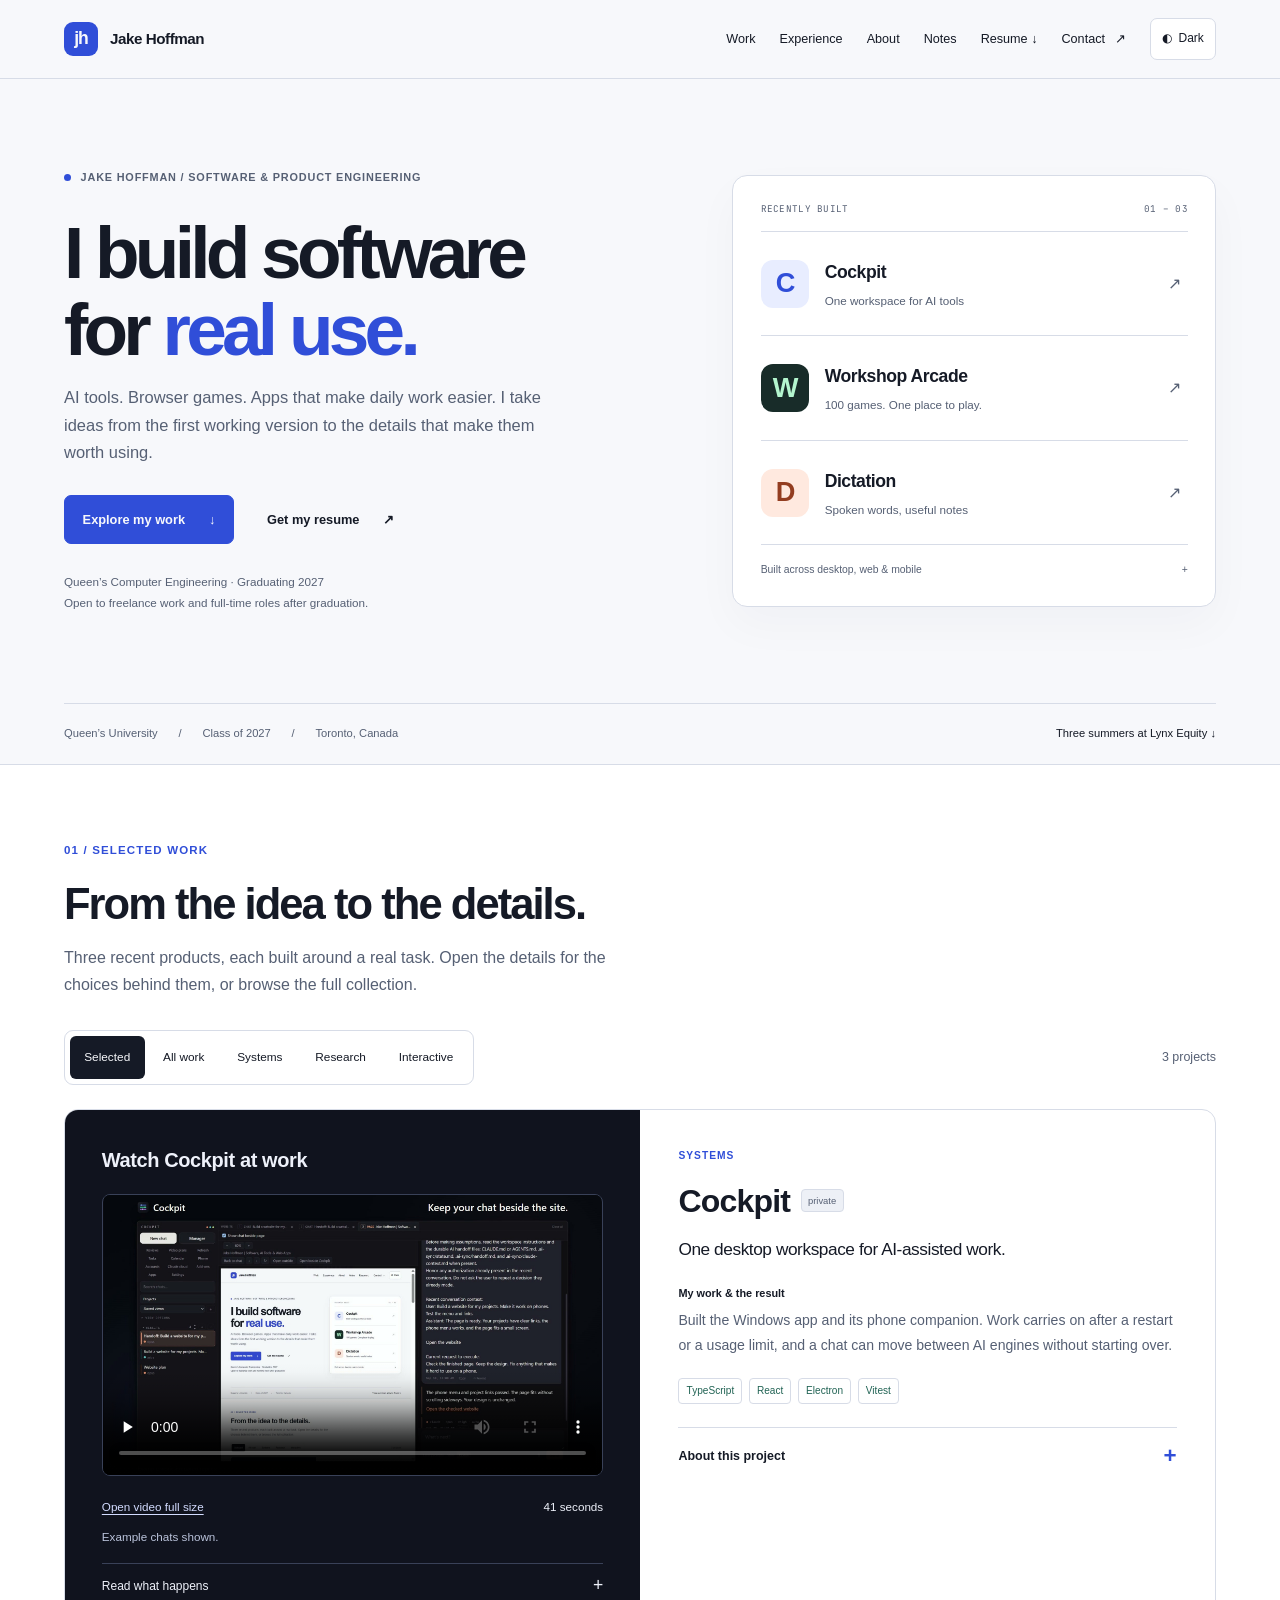
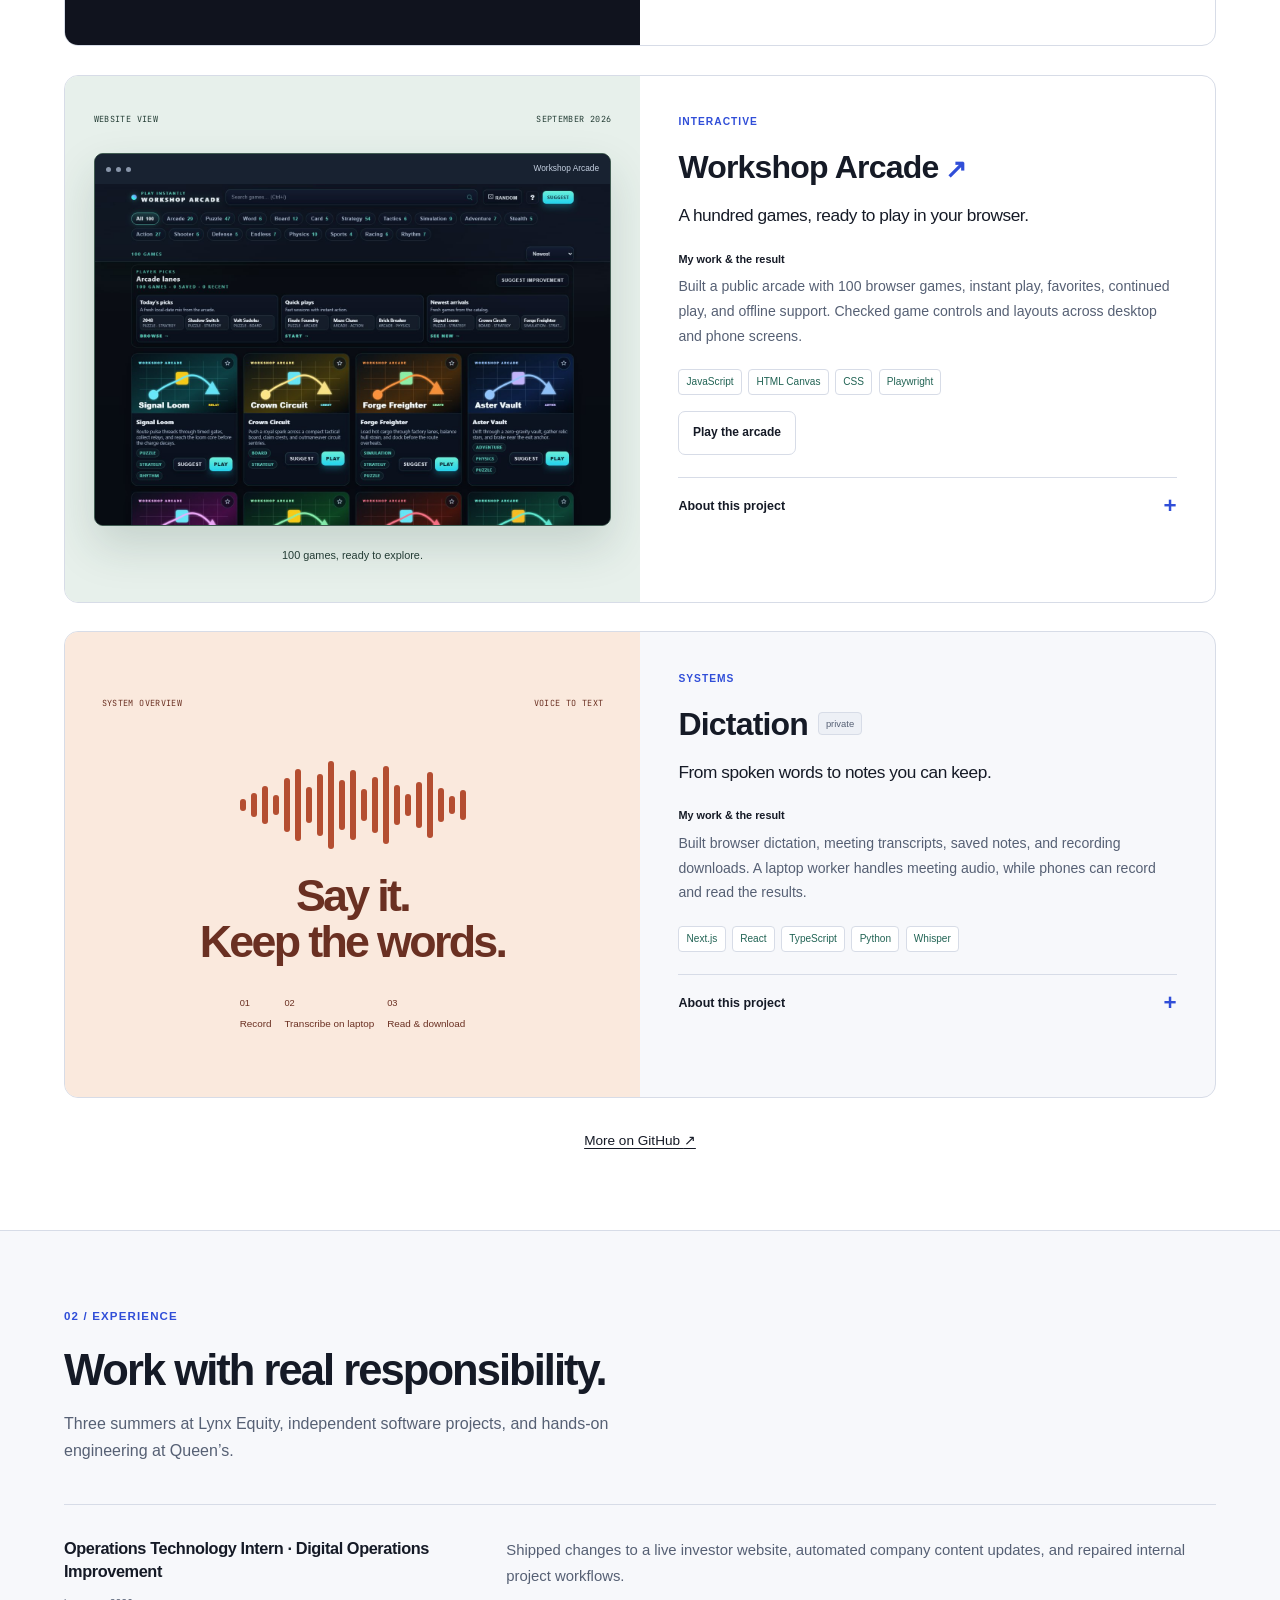
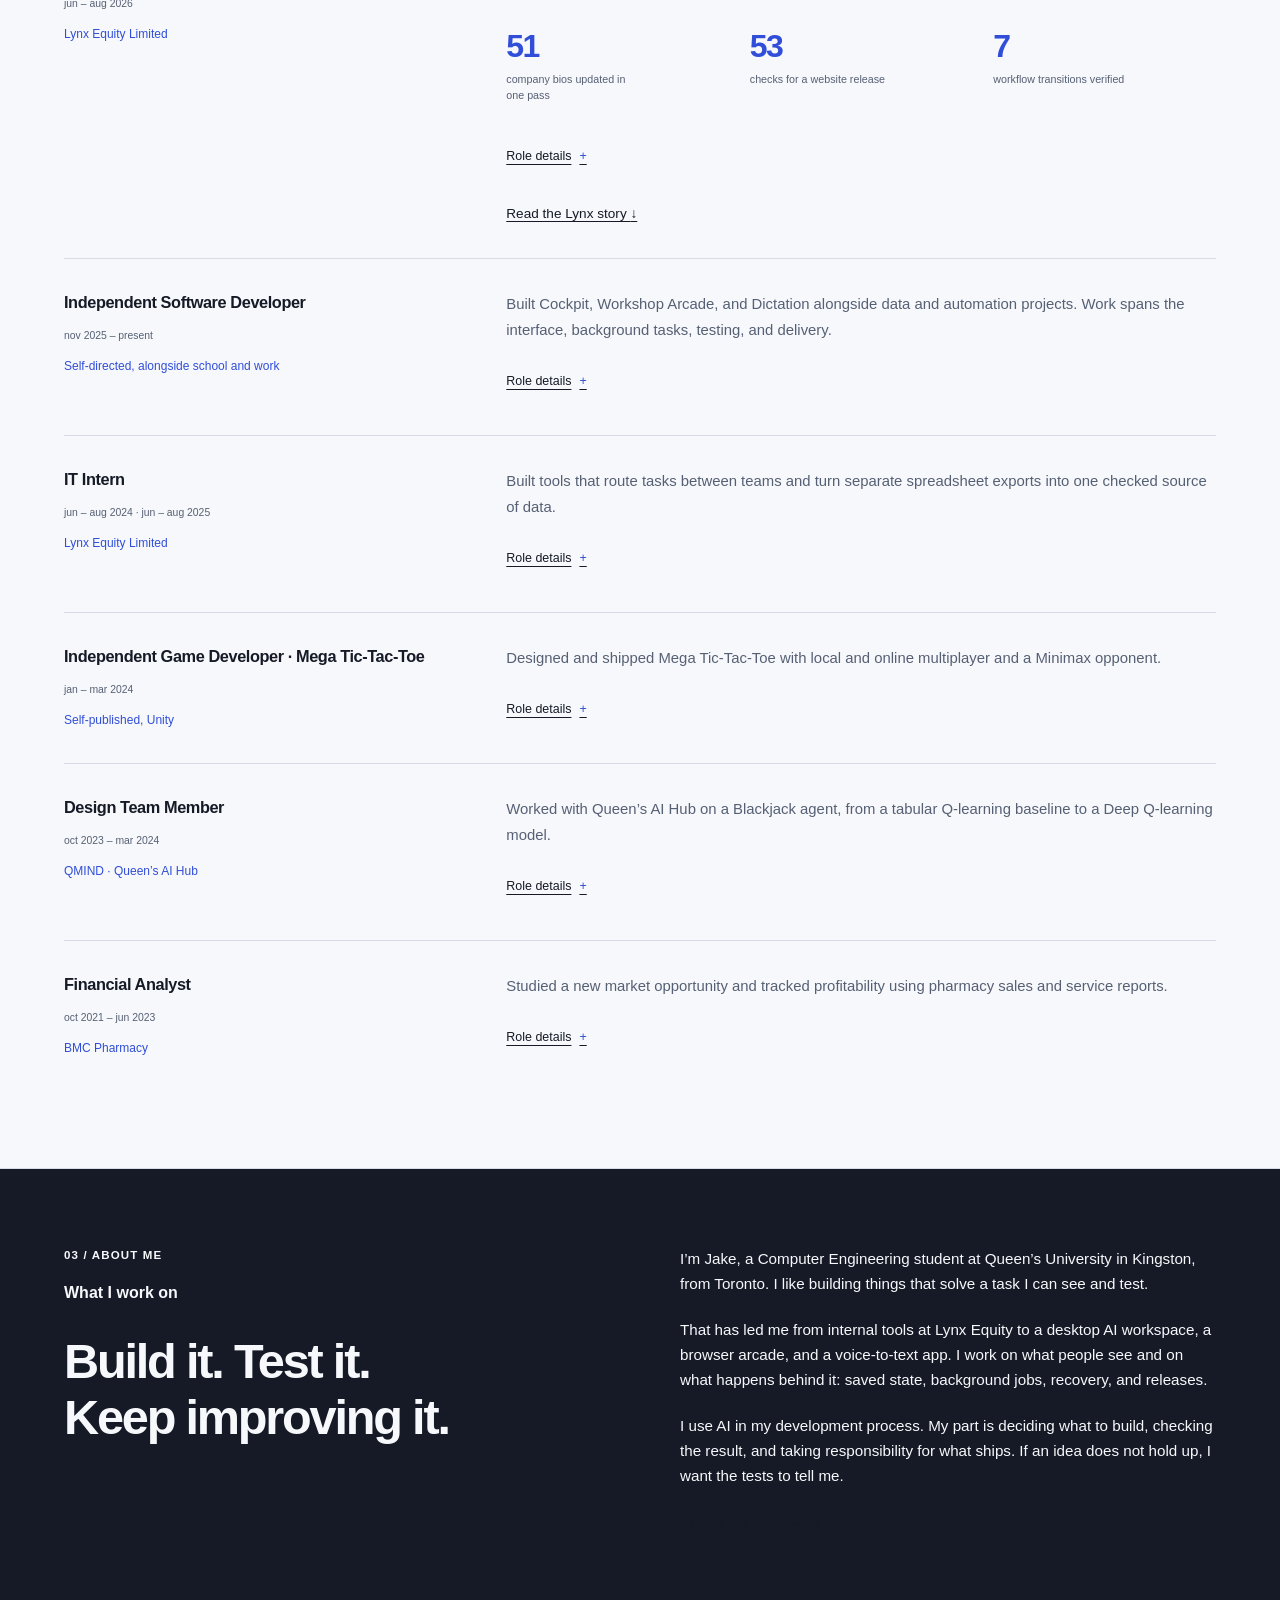
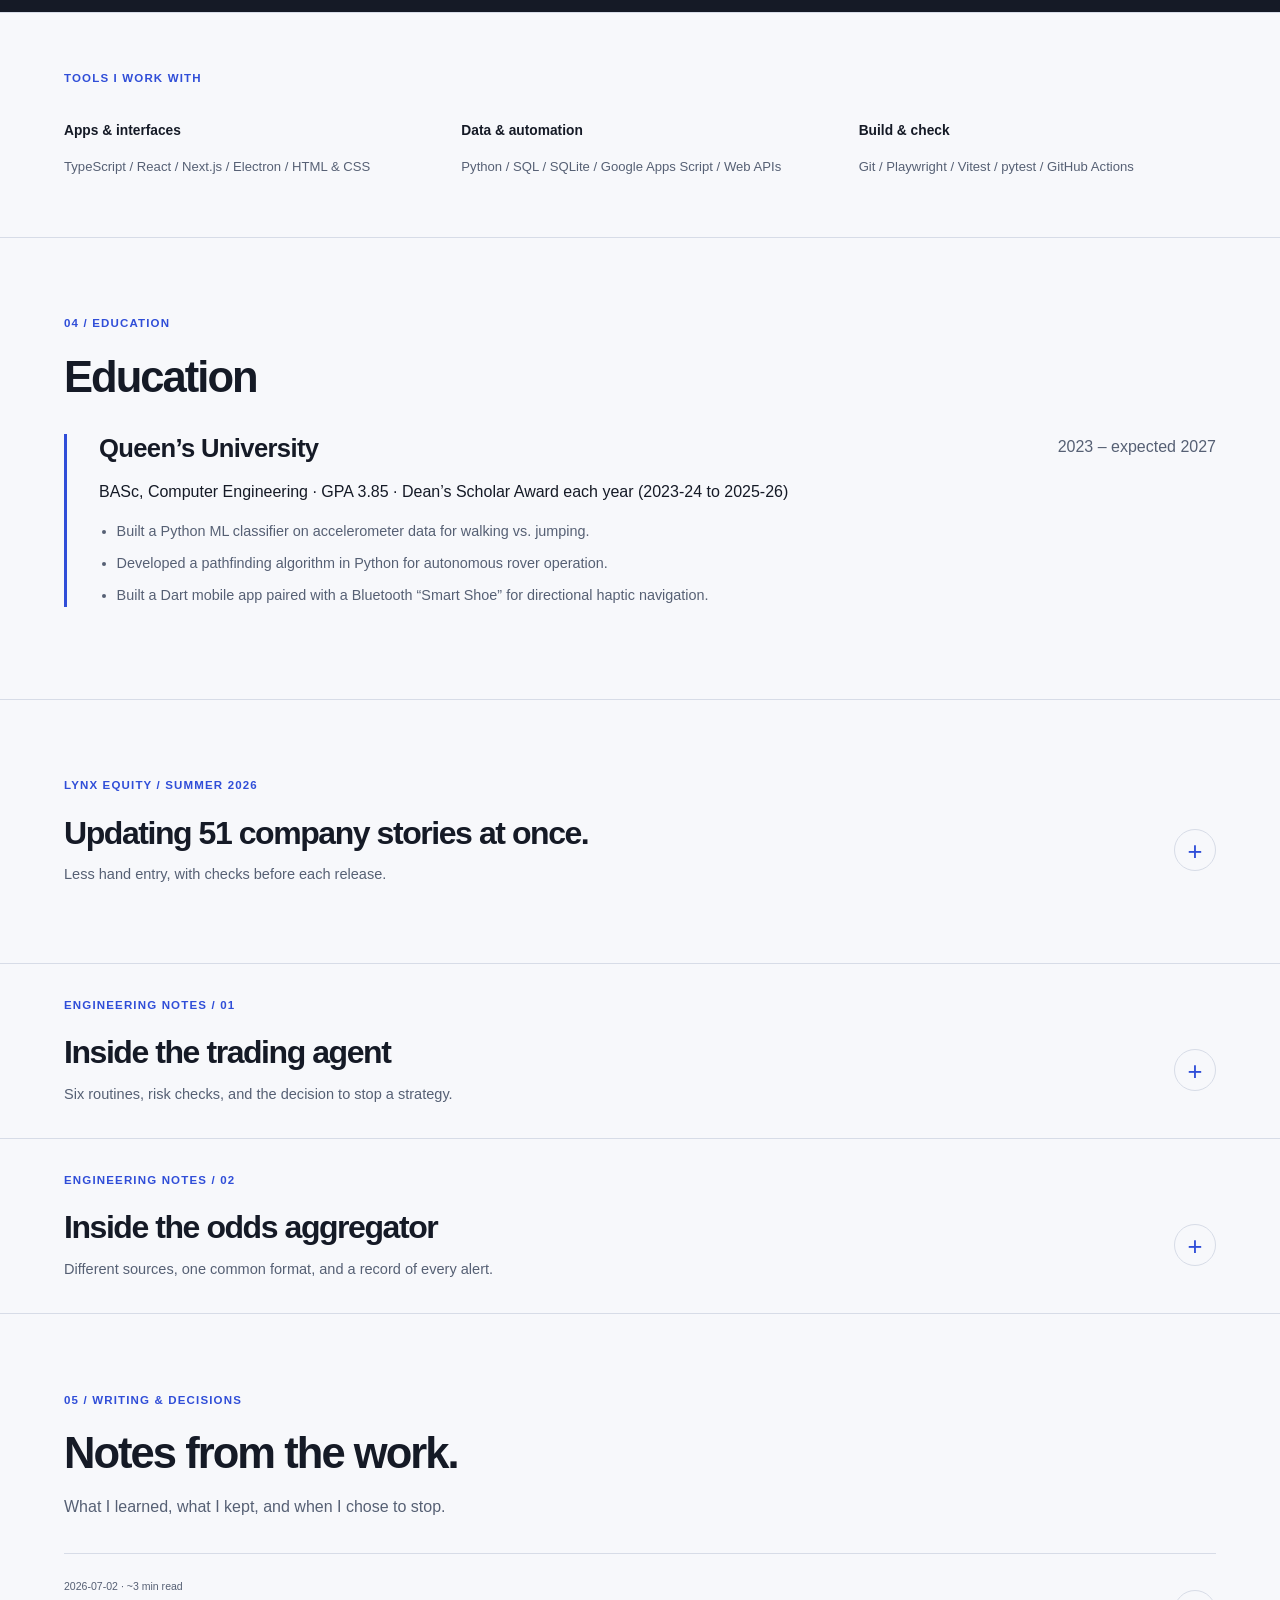
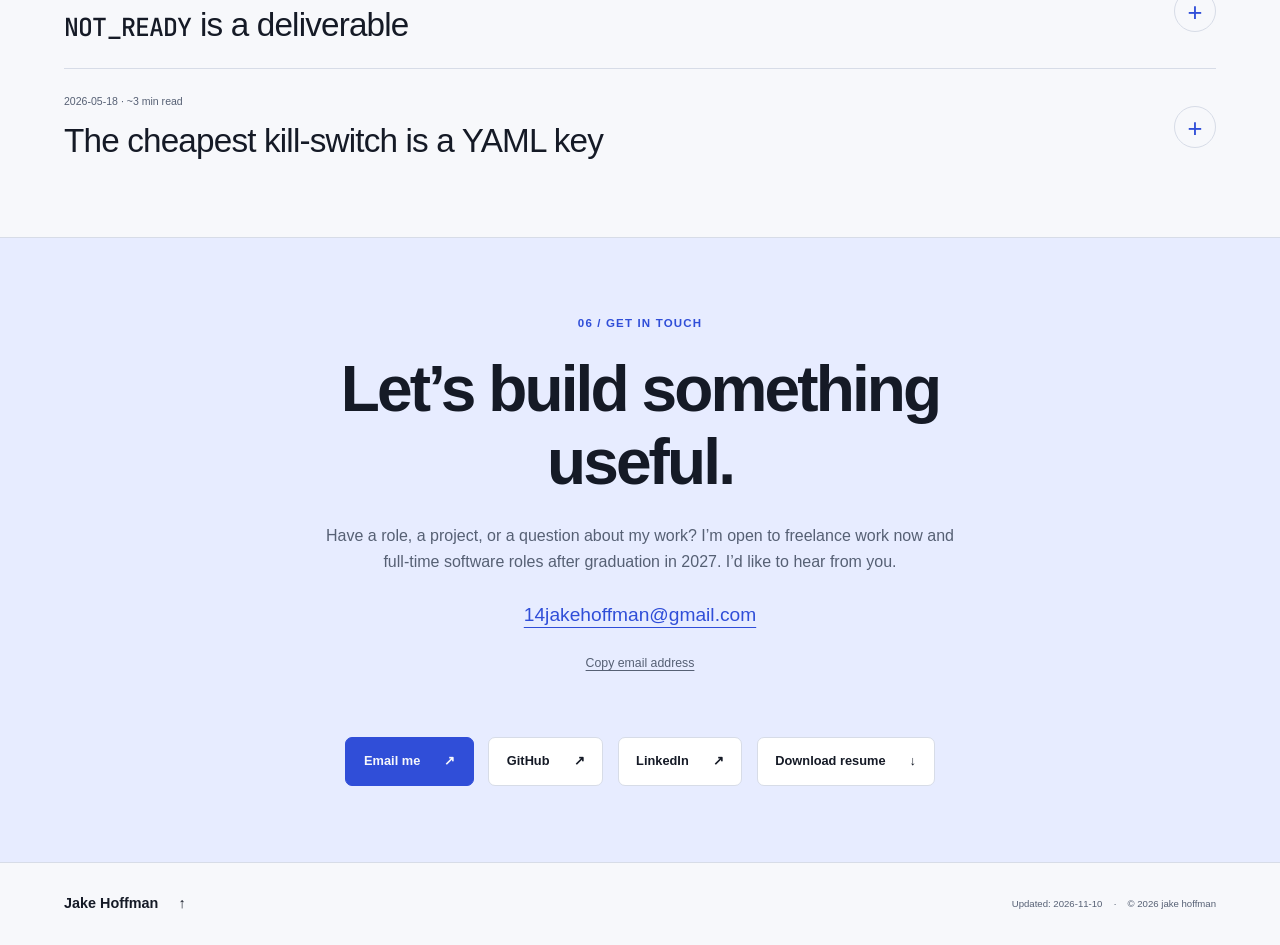
<file: index.html>
<!doctype html>
<html lang="en">
  <head>
    <meta charset="utf-8" />
    <meta name="viewport" content="width=device-width, initial-scale=1" />
    <title>Jake Hoffman | Software, AI Tools &amp; Web Apps</title>
    <script>
      (function () {
        try {
          var stored = localStorage.getItem("jh-theme");
          var prefersLight = window.matchMedia("(prefers-color-scheme: light)").matches;
          var theme = stored || (prefersLight ? "light" : "dark");
          document.documentElement.setAttribute("data-theme", theme);
        } catch (e) {}
      })();
    </script>
    <meta name="description" content="Jake Hoffman builds software for real use: an AI workspace, 100 browser games, and voice-to-text tools. Queen's Computer Engineering, class of 2027." />
    <link rel="preload" href="assets/fonts/jetbrains-mono-variable.woff2" as="font" type="font/woff2" crossorigin />
    <link rel="stylesheet" href="styles.css?v=148728211c" />
    <noscript><style>.nav-toggle { display: none; } .nav-menu { display: flex; position: static; max-height: none; flex-wrap: wrap; flex-direction: row; gap: 1rem; padding: 0 0 1rem; width: 100%; } .site-header { position: static; } .site-nav { flex-wrap: wrap; padding-top: 1rem; } .theme-toggle { display: none; }</style></noscript>
    <meta property="og:type" content="profile" />
    <meta property="og:title" content="Jake Hoffman | Software built for real use" />
    <meta property="og:description" content="Explore Cockpit, Workshop Arcade, Dictation, and the work behind them. Queen's Computer Engineering, class of 2027." />
    <meta property="og:url" content="https://jakethehoffer.github.io/website/" />
    <meta property="og:image" content="https://jakethehoffer.github.io/website/assets/og-image.png" />
    <meta property="og:image:width" content="1200" />
    <meta property="og:image:height" content="630" />
    <meta property="og:image:alt" content="Jake Hoffman. Software built for real use. Queen's University, class of 2027, Toronto, Canada." />
    <meta name="twitter:card" content="summary_large_image" />
    <meta name="twitter:image" content="https://jakethehoffer.github.io/website/assets/og-image.png" />
    <meta name="theme-color" content="#101318" media="(prefers-color-scheme: dark)" />
    <meta name="theme-color" content="#f7f8fb" media="(prefers-color-scheme: light)" />
    <link rel="icon" type="image/svg+xml" href="favicon.svg" />
    <link rel="icon" type="image/x-icon" href="favicon.ico" sizes="32x32" />
    <link rel="apple-touch-icon" href="apple-touch-icon.png" sizes="180x180" />
    <link rel="canonical" href="https://jakethehoffer.github.io/website/" />
    <meta name="author" content="Jake Hoffman" />
    <script type="application/ld+json">
    {
      "@context": "https://schema.org",
      "@type": "Person",
      "name": "Jake Hoffman",
      "email": "mailto:14jakehoffman@gmail.com",
      "url": "https://jakethehoffer.github.io/website/",
      "affiliation": {
        "@type": "CollegeOrUniversity",
        "name": "Queen's University"
      },
      "jobTitle": "Computer Engineering Student",
      "knowsAbout": [
        "Python", "TypeScript", "JavaScript", "React", "Electron", "SQL",
        "Next.js", "Playwright", "Unity",
        "Machine learning", "Automation", "Desktop applications"
      ],
      "sameAs": [
        "https://github.com/jakethehoffer",
        "https://www.linkedin.com/in/jake-hoffman-7117692a5/"
      ]
    }
    </script>
  </head>
  <body>
    <a class="skip-link" href="#main">Skip to content</a>

    <header class="site-header">
      <nav class="site-nav container" aria-label="Primary">
        <a class="nav-brand" href="#top" aria-label="Jake Hoffman, home"><span class="brand-mark" aria-hidden="true">jh</span><span>Jake Hoffman</span></a>
        <button class="nav-toggle" type="button" aria-expanded="false" aria-controls="nav-menu" aria-label="Open navigation"><span></span><span></span></button>
        <ul class="nav-menu" id="nav-menu">
          <li><a href="#projects">Work</a></li>
          <li><a href="#experience">Experience</a></li>
          <li><a href="#about">About</a></li>
          <li><a href="#writing">Notes</a></li>
          <li><a class="nav-resume" href="resume.pdf" download="Jake-Hoffman-Resume.pdf">Resume <span aria-hidden="true">↓</span></a></li>
          <li><a class="nav-contact" href="#contact">contact <span aria-hidden="true">↗</span></a></li>
          <li><button class="theme-toggle" type="button" aria-label="Switch theme"><span aria-hidden="true">◐</span> <span class="theme-toggle__label">Theme</span></button></li>
        </ul>
      </nav>
    </header>

    <main id="main">
      <section id="top" class="hero">
        <div class="container">
          <div class="hero__grid">
            <div class="hero__intro">
              <p class="hero__eyebrow"><span class="availability-dot" aria-hidden="true"></span> Jake Hoffman / Software &amp; product engineering</p>
              <h1>I build software<br>for <span>real use.</span></h1>
              <p class="hero__description">AI tools. Browser games. Apps that make daily work easier. I take ideas from the first working version to the details that make them worth using.</p>
              <div class="hero__ctas"><a class="btn btn--primary" href="#projects">Explore my work <span aria-hidden="true">&darr;</span></a><a class="btn btn--ghost" href="resume.pdf" download="Jake-Hoffman-Resume.pdf">Get my resume <span aria-hidden="true">&nearr;</span></a></div>
              <p class="hero__availability">Queen&rsquo;s Computer Engineering &middot; Graduating 2027<br>Open to freelance work and full-time roles after graduation.</p>
            </div>
            <aside class="work-index" aria-label="Recent projects">
              <div class="work-index__heading"><span>RECENTLY BUILT</span><span>01 &ndash; 03</span></div>
              <a href="#project-cockpit"><span class="work-icon work-icon--cockpit" aria-hidden="true">C</span><span><strong>Cockpit</strong><small>One workspace for AI tools</small></span><span aria-hidden="true">&nearr;</span></a>
              <a href="#project-workshop-arcade"><span class="work-icon work-icon--arcade" aria-hidden="true">W</span><span><strong>Workshop Arcade</strong><small>100 games. One place to play.</small></span><span aria-hidden="true">&nearr;</span></a>
              <a href="#project-dictation"><span class="work-icon work-icon--dictation" aria-hidden="true">D</span><span><strong>Dictation</strong><small>Spoken words, useful notes</small></span><span aria-hidden="true">&nearr;</span></a>
              <div class="work-index__foot"><span>Built across desktop, web &amp; mobile</span><span aria-hidden="true">+</span></div>
            </aside>
          </div>
          <div class="hero__bottom"><p class="hero__metrics"><span>Queen&rsquo;s University</span><span>Class of 2027</span><span>Toronto, Canada</span></p><a href="#experience">Three summers at Lynx Equity <span aria-hidden="true">&darr;</span></a></div>
        </div>
      </section>
      <section id="projects" class="section">
        <div class="container">
          <p class="section__label">01 / Selected work</p>
          <h2>From the idea to the details.</h2>
          <p class="section__intro">Three recent products, each built around a real task. Open the details for the choices behind them, or browse the full collection.</p>
          <div class="project-toolbar" hidden>
            <div class="project-filters" role="group" aria-label="Filter projects">
              <button type="button" data-filter="selected" aria-pressed="true">Selected</button>
              <button type="button" data-filter="all" aria-pressed="false">All work</button>
              <button type="button" data-filter="systems" aria-pressed="false">Systems</button>
              <button type="button" data-filter="research" aria-pressed="false">Research</button>
              <button type="button" data-filter="interactive" aria-pressed="false">Interactive</button>
            </div>
            <p class="project-count" role="status" aria-live="polite" aria-atomic="true"></p>
          </div>
          <div class="projects" id="project-list">
<!-- BEGIN projects-block (generated by scripts/generate-cards.py from projects.yml; do not edit) -->
            <article class="project">
              <figure class="project__visual project__visual--film" id="project-cockpit">
                <figcaption>Watch Cockpit at work</figcaption>
                <video controls playsinline preload="none" width="1920" height="1080" poster="assets/projects/cockpit-film.jpg" aria-label="Watch Cockpit at work" aria-describedby="cockpit-film-note">
                  <source src="assets/projects/cockpit-film.mp4" type="video/mp4" />
                  <p><a href="assets/projects/cockpit-film.mp4">Open the Cockpit video</a></p>
                </video>
                <p class="film-links"><a href="assets/projects/cockpit-film.mp4" target="_blank" rel="noopener">Open video full size</a><span>41 seconds</span></p>
                <p class="film-note" id="cockpit-film-note">Example chats shown.</p>
                <details class="film-description"><summary>Read what happens</summary><p>A request becomes a website. Auto chooses Astra and how much effort to use. The work passes to Opus with the earlier chat. Apps opens the finished site beside the chat. An email draft is prepared for the user to check. No email is sent.</p></details>
              </figure>
              <div class="project__content">
              <header class="project__head" data-category="systems" data-selected="true">
                <span class="project__category">systems</span>
                <span class="status status--shipped" role="img" aria-label="Status: shipped"></span>
                <span class="project__status-label">SHIPPED</span>
                <span class="project__last-commit">2026</span>
              </header>
              <h3 class="project__name">Cockpit <span class="project__private">private</span></h3>
              <p class="project__what">One desktop workspace for AI-assisted work.</p>
              <p class="project__outcome"><span>My work &amp; the result</span>Built the Windows app and its phone companion. Work carries on after a restart or a usage limit, and a chat can move between AI engines without starting over.</p>
              <p class="project__chips" aria-label="Tools used"><span>TypeScript</span><span>React</span><span>Electron</span><span>Vitest</span></p>
              <details class="project__details">
                <summary>About this project<span class="visually-hidden">: Cockpit</span></summary>
                <p class="project__body">An Electron and React app that brings Claude, Codex, and local models into a shared project workspace.</p>
                <p class="project__body">The hard part is keeping work intact when something interrupts it. If the app closes, Windows restarts, or a usage limit hits partway through a task, the chat picks up the same request and checks what already ran before it repeats anything. One button hands a chat from Claude to Codex, or back, with the unfinished request and the work done so far. Auto chooses the model and how much effort each request gets. When two chats work in the same project, each gets its own copy of the code, so neither can undo the other&rsquo;s changes. From a phone, you can chat, start work by voice, and open the app&rsquo;s main screens. Releases are checked against the finished installer, and the app has over 5,300 automated tests. Private code. The video shows the real app with prepared example chats.</p>
                <p class="project__metrics">Claude, Codex &amp; local models &middot; phone companion &middot; 5,300+ tests</p>
              </details>
              </div>
            </article>

            <article class="project">
              <figure class="project__visual project__visual--workshop">
                <figcaption><span>WEBSITE VIEW</span><span>SEPTEMBER 2026</span></figcaption>
                <div class="arcade-window"><div class="window-bar" aria-hidden="true"><i></i><i></i><i></i><span>Workshop Arcade</span></div><img src="assets/projects/workshop-arcade.jpg" width="1360" height="900" loading="lazy" decoding="async" alt="Workshop Arcade website with searchable game shelves and colourful playable game cards" /></div>
                <p class="visual-footnote">100 games, ready to explore.</p>
              </figure>
              <div class="project__content">
              <header class="project__head" id="project-workshop-arcade" data-category="interactive" data-selected="true">
                <span class="project__category">interactive</span>
                <span class="status status--shipped" role="img" aria-label="Status: shipped"></span>
                <span class="project__status-label">SHIPPED</span>
                <span class="project__last-commit">2026</span>
              </header>
              <h3 class="project__name"><a href="https://github.com/jakethehoffer/Workshop-Arcade" target="_blank" rel="noopener">Workshop Arcade</a></h3>
              <p class="project__what">A hundred games, ready to play in your browser.</p>
              <p class="project__outcome"><span>My work &amp; the result</span>Built a public arcade with 100 browser games, instant play, favorites, continued play, and offline support. Checked game controls and layouts across desktop and phone screens.</p>
              <p class="project__chips" aria-label="Tools used"><span>JavaScript</span><span>HTML Canvas</span><span>CSS</span><span>Playwright</span></p>
              <p class="project__cta"><a class="btn" href="https://jakethehoffer.github.io/Workshop-Arcade/" target="_blank" rel="noopener">Play the arcade</a></p>
              <details class="project__details">
                <summary>About this project<span class="visually-hidden">: Workshop Arcade</span></summary>
                <p class="project__body">A static web arcade with a shared catalog and a sandboxed player for standalone games.</p>
                <p class="project__body">Discovery, play, and return visits are part of the same product: search and filters help people find a game, direct links make it shareable, and favorites and recent plays keep it easy to return. I worked on game behavior, keyboard and touch controls, saved progress, and small-screen layouts. Release checks cover the catalog, all 100 games, offline behavior, and page-weight budgets.</p>
                <p class="project__metrics">100 browser games &middot; keyboard &amp; touch &middot; install &amp; offline support</p>
              </details>
              </div>
            </article>

            <article class="project">
              <figure class="project__visual project__visual--dictation" aria-label="Dictation processing overview">
                <figcaption><span>SYSTEM OVERVIEW</span><span>VOICE TO TEXT</span></figcaption>
                <div class="voice-wave" aria-hidden="true"><i style="--bar:12px"></i><i style="--bar:24px"></i><i style="--bar:38px"></i><i style="--bar:20px"></i><i style="--bar:54px"></i><i style="--bar:72px"></i><i style="--bar:36px"></i><i style="--bar:62px"></i><i style="--bar:88px"></i><i style="--bar:50px"></i><i style="--bar:70px"></i><i style="--bar:32px"></i><i style="--bar:56px"></i><i style="--bar:78px"></i><i style="--bar:40px"></i><i style="--bar:22px"></i><i style="--bar:46px"></i><i style="--bar:66px"></i><i style="--bar:34px"></i><i style="--bar:18px"></i><i style="--bar:30px"></i></div>
                <p class="voice-title">Say it.<br>Keep the words.</p>
                <ol class="voice-steps"><li><span>01</span>Record</li><li><span>02</span>Transcribe on laptop</li><li><span>03</span>Read &amp; download</li></ol>
              </figure>
              <div class="project__content">
              <header class="project__head" id="project-dictation" data-category="systems" data-selected="true">
                <span class="project__category">systems</span>
                <span class="status status--shipped" role="img" aria-label="Status: shipped"></span>
                <span class="project__status-label">SHIPPED</span>
                <span class="project__last-commit">2026</span>
              </header>
              <h3 class="project__name">Dictation <span class="project__private">private</span></h3>
              <p class="project__what">From spoken words to notes you can keep.</p>
              <p class="project__outcome"><span>My work &amp; the result</span>Built browser dictation, meeting transcripts, saved notes, and recording downloads. A laptop worker handles meeting audio, while phones can record and read the results.</p>
              <p class="project__chips" aria-label="Tools used"><span>Next.js</span><span>React</span><span>TypeScript</span><span>Python</span><span>Whisper</span></p>
              <details class="project__details">
                <summary>About this project<span class="visually-hidden">: Dictation</span></summary>
                <p class="project__body">A phone-friendly web app for live dictation and meeting transcripts, with a separate Python speech worker.</p>
                <p class="project__body">Notes save on the device, with optional private sharing across devices. Meeting recordings are uploaded for laptop-based transcription and returned with timestamps and speaker labels. Recorded phone calls can be imported and transcribed the same way. A wrong speaker label can be fixed with a tap, and meetings of five minutes or more get a topic list made by a local model on the laptop. I worked on durable uploads, retry recovery, storage changes that preserve notes, and downloads that keep the original audio available. Speaker labels and topics are estimates, and meeting processing still requires the laptop.</p>
                <p class="project__metrics">Browser &amp; phone &middot; local notes &middot; private recording downloads</p>
              </details>
              </div>
            </article>

            <article class="project">

              <div class="project__content">
              <header class="project__head" id="project-trader" data-category="systems" data-selected="false">
                <span class="project__category">systems</span>
                <span class="status status--active" role="img" aria-label="Status: active"></span>
                <span class="project__status-label">ACTIVE</span>
                <span class="project__last-commit" data-meta="trader.last_commit">last commit: today</span>
              </header>
              <h3 class="project__name">trader <span class="project__private">private</span></h3>
              <p class="project__what">An S&amp;P 500 paper-trading agent with risk checks built in from the start.</p>
              <p class="project__outcome"><span>My work &amp; the result</span>Owned the scheduling, risk limits, and audit trail. Closed the first strategy after a failed holdout, then started a new pre-registered test on paper. It has never traded real money.</p>
              <p class="project__chips" aria-label="Tools used"><span>python</span><span>pytest</span><span>ib_async</span><span>finnhub</span></p>
              <p class="project__cta"><a class="btn" href="#case-study">Read the case study <span aria-hidden="true">&darr;</span></a></p>
              <details class="project__details">
                <summary>About this project<span class="visually-hidden">: trader</span></summary>
                <p class="project__body">Unattended AI trading agent for S&amp;P 500 equities, run by scheduled, idempotent routines.</p>
                <p class="project__body">Paper-traded on IBKR + Finnhub news. The first strategy passed its 30-day graduation gate, then failed a reserved out-of-sample holdout, so I closed that research rather than tune a sixth variant. A new pre-registered study has run on paper since October 2026. Designed the risk model, journaling, and kill-switch from day one.</p>
                <p class="project__metrics">s&amp;p 500 &middot; 6 scheduled routines &middot; ibkr paper</p>
              <pre class="project__sample" aria-label="Example daemon log" tabindex="0"><span class="sample__dim">// example daemon log</span>
<span class="sample__dim">[2026-05-12 08:30:02]</span> <span class="sample__ok">pre_market</span>: 14 candidates &rarr; <span class="sample__hi">3 passed</span> (volatility gate)
<span class="sample__dim">[2026-05-12 09:30:18]</span> <span class="sample__ok">open</span>: limit buy 100 NVDA @ 132.40 (paper)
<span class="sample__dim">[2026-05-12 16:15:01]</span> <span class="sample__ok">eod</span>: pnl +1.23%, 1 fill, 0 reject</pre>
              </details>
              </div>
            </article>

            <article class="project">

              <div class="project__content">
              <header class="project__head" id="project-arbitrage" data-category="systems" data-selected="false">
                <span class="project__category">systems</span>
                <span class="status status--active" role="img" aria-label="Status: active"></span>
                <span class="project__status-label">ACTIVE</span>
                <span class="project__last-commit" data-meta="arbitrage.last_commit">last commit: today</span>
              </header>
              <h3 class="project__name">Odds Aggregator <span class="project__private">private</span></h3>
              <p class="project__what">Turning bookmaker prices into one stream of checked alerts.</p>
              <p class="project__outcome"><span>My work &amp; the result</span>Built the collection, normalization, and alert pipeline, with collectors for 17 bookmakers across seven sports.</p>
              <p class="project__chips" aria-label="Tools used"><span>python</span><span>playwright</span><span>sqlite</span><span>alembic</span></p>
              <p class="project__cta"><a class="btn" href="#case-study-arb">Read the case study <span aria-hidden="true">&darr;</span></a></p>
              <details class="project__details">
                <summary>About this project<span class="visually-hidden">: Odds Aggregator</span></summary>
                <p class="project__body">Production arbitrage daemon with collectors for 17 bookmakers across 7 sports.</p>
                <p class="project__body">Ingest &rarr; normalize &rarr; detect cross-book arbs &rarr; push alerts to Telegram. Runs 24/7 on a Linux cloud host under systemd, with Alembic-managed schema and replay tooling for postmortems.</p>
                <p class="project__metrics">17 bookmakers &middot; 7 sports &middot; replayable records</p>
              <pre class="project__sample" aria-label="Example alert payload" tabindex="0"><span class="sample__dim">// example alert payload</span>
<span class="sample__hi">[ARB]</span> NHL &middot; Edmonton @ Vegas
  pinnacle  EDM -132   &rarr;  stake 0.567
  betmgm    VGK +145   &rarr;  stake 0.433
  edge      <span class="sample__ok">+0.84%</span>      ttl 4m12s</pre>
              </details>
              </div>
            </article>

            <article class="project">

              <div class="project__content">
              <header class="project__head" id="project-tax-rebalance" data-category="systems" data-selected="false">
                <span class="project__category">systems</span>
                <span class="status status--shipped" role="img" aria-label="Status: shipped"></span>
                <span class="project__status-label">SHIPPED</span>
                <span class="project__last-commit" data-meta="tax-rebalance.last_commit">last commit: 2026-05-18</span>
              </header>
              <h3 class="project__name">tax-rebalance <span class="project__private">private</span></h3>
              <p class="project__what">A weekly portfolio check that explains when to rebalance and when to leave things alone.</p>
              <p class="project__outcome"><span>My work &amp; the result</span>Shipped a read-only tool with 117 tests. It explains rebalance choices and never places trades.</p>
              <p class="project__chips" aria-label="Tools used"><span>python</span><span>async sqlalchemy 2</span><span>httpx</span><span>aiosmtplib</span><span>jinja2</span><span>pytest</span></p>
              <details class="project__details">
                <summary>About this project<span class="visually-hidden">: tax-rebalance</span></summary>
                <p class="project__body">Python CLI that monitors a Canadian TFSA + RRSP portfolio for allocation drift and emails weekly digests with cost-aware rebalance verdicts.</p>
                <p class="project__body">Read-only, so it never places trades. The user takes the action in their broker. Async end to end with SQLAlchemy 2.0 + aiosqlite, httpx, aiosmtplib, jinja2, and structlog. Spec-driven development, where every feature traces to a written design spec and a 21-task TDD implementation plan executed task by task with a two-stage independent review for spec compliance and then code quality.</p>
                <p class="project__metrics">117 tests &middot; ruff-clean &middot; ci on py 3.11 + 3.13</p>
              <pre class="project__sample" aria-label="Example weekly digest" tabindex="0"><span class="sample__dim">// example weekly digest excerpt</span>
<span class="sample__dim">[TFSA]</span> VEQT 60.2% vs target 60.0%  &rarr; <span class="sample__ok">hold</span> (drift &lt;2%)
<span class="sample__dim">[TFSA]</span> XBB  19.4% vs target 20.0%  &rarr; <span class="sample__hi">buy $312</span> (cost-aware)
<span class="sample__dim">[RRSP]</span> VTI  39.8% vs target 40.0%  &rarr; <span class="sample__dim">hold</span> (cost &gt; expected benefit)</pre>
              </details>
              </div>
            </article>

            <article class="project">

              <div class="project__content">
              <header class="project__head" id="project-market-bot" data-category="research" data-selected="false">
                <span class="project__category">research</span>
                <span class="status status--shipped" role="img" aria-label="Status: shipped"></span>
                <span class="project__status-label">SHIPPED</span>
                <span class="project__last-commit">verdict delivered &middot; 2026</span>
              </header>
              <h3 class="project__name">market-bot <span class="project__private">private</span></h3>
              <p class="project__what">Could retail market making work after fees? Seven days of real data said no.</p>
              <p class="project__outcome"><span>My work &amp; the result</span>Seven days of recorded prices, 75 pairs checked, and a NOT_READY verdict. The result was a decision not to trade.</p>
              <p class="project__chips" aria-label="Tools used"><span>python</span><span>sqlite/wal</span><span>websocket</span><span>structlog</span><span>pydantic</span><span>typer</span></p>
              <details class="project__details">
                <summary>About this project<span class="visually-hidden">: market-bot</span></summary>
                <p class="project__body">Market-making feasibility bot for NDAX, a Canadian crypto exchange. Collected real 24/7 venue data before any trading, ran it through a pre-trade synthesizer, and the verdict came back NOT_READY.</p>
                <p class="project__body">Collected 24/7 order-book and trade telemetry with no coverage gaps over NDAX&rsquo;s REST + WebSocket feeds into a SQLite WAL store, then scored every pair against a 9-criterion pre-trade synthesizer. After 7 covered days the verdict was NOT_READY across all 75 CAD pairs. The data shows passive retail market making can't clear a flat 0.20%/fill (40 bps round-trip) venue. A queue-aware paper-fill model confirmed it; the one pair that initially passed was bootstrap-validated and rejected as an artifact of a thin sample. The negative verdict IS the deliverable. 258 tests. The collector ran unattended on a systemd cloud host until the verdict came in.</p>
                <p class="project__metrics">75 pairs &middot; 7 days 24/7 data &middot; 258 tests</p>
              <pre class="project__sample" aria-label="Excerpt from the pre-trade synthesizer verdict" tabindex="0"><span class="sample__dim">// market-bot synth - 7 days 24/7 data, 75 ndax cad pairs</span>
<span class="sample__dim">[PENGU/CAD]</span> median +239 bps  p10 &minus;408 bps  &rarr; <span class="sample__hi">NOT_READY</span> (thin tail, $9.5k/day)
<span class="sample__dim">[BTC/CAD]</span>   spread &lt; 40 bps round-trip fee  &rarr; <span class="sample__hi">NOT_READY</span> (no edge)
<span class="sample__dim">[HYPE/CAD]</span>  passed 9/9 on 50 fills          &rarr; <span class="sample__hi">NOT_READY</span> (min_used_fills gate)
<span class="sample__dim">// realized_net_p10 &ge; 0 held for 0 of 61 pairs &rarr; NOT_READY &times; 75</span></pre>
              </details>
              </div>
            </article>

            <article class="project">

              <div class="project__content">
              <header class="project__head" id="project-trades-agency" data-category="research" data-selected="false">
                <span class="project__category">research</span>
                <span class="status status--shipped" role="img" aria-label="Status: shipped"></span>
                <span class="project__status-label">SHIPPED</span>
                <span class="project__last-commit">abandoned &middot; 2026</span>
              </header>
              <h3 class="project__name"><a href="https://github.com/jakethehoffer/trades-agency" target="_blank" rel="noopener">trades-agency</a></h3>
              <p class="project__what">A receptionist and lead-generation service, tested with real customer outreach.</p>
              <p class="project__outcome"><span>My work &amp; the result</span>Built the service, tested outreach with 32 contacts, then closed the venture after zero positive replies.</p>
              <p class="project__chips" aria-label="Tools used"><span>python</span><span>google places api</span><span>llm</span><span>sdr</span><span>receptionist agent</span></p>
              <details class="project__details">
                <summary>About this project<span class="visually-hidden">: trades-agency</span></summary>
                <p class="project__body">AI receptionist + lead-gen service targeting Toronto trades. Built the full stack, ran a real customer-discovery experiment, and abandoned the venture on the data.</p>
                <p class="project__body">Three Python subsystems: lead-gen via Google Places API, an LLM-driven SDR generating cold outreach, and a conversational receptionist agent (&ldquo;Riley&rdquo;) with booking and message-taking logic. Ran a 32-contact cold-outreach experiment over four days (18 SMS, 14 email) and got 0 positive replies. Wrote a Bayesian post-mortem ranking six hypotheses; the leading explanation was ICP/channel mismatch. Small Toronto trades simply don&rsquo;t engage with cold outreach from strangers. Abandoned the venture rather than burning more credibility and time on a non-responsive niche.</p>
                <p class="project__metrics">32 contacts &middot; 0 positive replies &middot; 6 hypotheses ranked</p>
              <pre class="project__sample" aria-label="Excerpt from post-mortem hypothesis ranking" tabindex="0"><span class="sample__dim">// cold outreach batch 1 - 32 contacts, 0 positive replies</span>
<span class="sample__dim">[H1]</span> wrong icp for cold inbound      <span class="sample__hi">strong</span> (0/32 across 2 channels)
<span class="sample__dim">[H2]</span> send time wrong (sat 2pm)      <span class="sample__dim">weak</span>   (wouldn&rsquo;t explain 0%)
<span class="sample__dim">[H6]</span> wrong offer (missed-call pmf)  <span class="sample__hi">strong</span> (never validated demand)
<span class="sample__dim">// recommendation: warm-intro experiment before more cold outreach</span></pre>
              </details>
              </div>
            </article>

            <article class="project">

              <div class="project__content">
              <header class="project__head" id="project-equity-arbs" data-category="research" data-selected="false">
                <span class="project__category">research</span>
                <span class="status status--shipped" role="img" aria-label="Status: shipped"></span>
                <span class="project__status-label">SHIPPED</span>
                <span class="project__last-commit">v1.0 &middot; 2026</span>
              </header>
              <h3 class="project__name"><a href="https://github.com/jakethehoffer/equity-arbs" target="_blank" rel="noopener">equity-arbs</a></h3>
              <p class="project__what">A research toolkit that put a trading idea through its tests, then retired it.</p>
              <p class="project__outcome"><span>My work &amp; the result</span>Built the research and backtest tools. Retired the strategy after measuring a ceiling of roughly 0.6% per year.</p>
              <p class="project__chips" aria-label="Tools used"><span>python</span><span>asyncio</span><span>sqlalchemy 2</span><span>statsmodels</span><span>pydantic</span><span>typer</span></p>
              <details class="project__details">
                <summary>About this project<span class="visually-hidden">: equity-arbs</span></summary>
                <p class="project__body">Async Python stat-arb research toolkit for TSX-listed equities and ETFs. Documented a hard ceiling and retired at v1.0.</p>
                <p class="project__body">Engle-Granger cointegration + OLS hedge ratio + Ornstein-Uhlenbeck half-life scoring across an 80-name TSX universe; rolling-window regime-stability sweep; configurable backtest engine with z-score entry/exit, hold-time cap, and stop-loss buffer. Six analysis arcs, 76 unit tests. The backtest proved the strategy works mathematically (+$216 net across 6 ETF pairs at zero commissions) but caps at ~0.6% annual return on $5K capital, below the passive TSX index alternative. Shipped a correct negative; retired the project at v1.0 with the toolkit as a reusable research asset.</p>
                <p class="project__metrics">76 tests &middot; 80 equities + 39 etfs &middot; 6 analysis arcs</p>
              <pre class="project__sample" aria-label="Example backtest verdict" tabindex="0"><span class="sample__dim">// example backtest result - etf pairs, 7 years</span>
<span class="sample__dim">[XIU/XIC]</span> coint p=0.001  half-life 22d  &rarr; <span class="sample__ok">+$84</span> (entries 14, hits 9)
<span class="sample__dim">[XEG/XIT]</span> coint p=0.024  half-life 18d  &rarr; <span class="sample__hi">-$31</span> (entries 8, hits 3)
<span class="sample__dim">// net 6 pairs over 7y: +$216 (zero fees) &rarr; ~$30/yr at retail capital → below tsx index</span></pre>
              </details>
              </div>
            </article>

            <article class="project">

              <div class="project__content">
              <header class="project__head" id="project-mega-tictactoe" data-category="interactive" data-selected="false">
                <span class="project__category">interactive</span>
                <span class="status status--shipped" role="img" aria-label="Status: shipped"></span>
                <span class="project__status-label">SHIPPED</span>
                <span class="project__last-commit">mar 2024</span>
              </header>
              <h3 class="project__name"><a href="https://jakethehoffer.itch.io/mega-tictactoe" target="_blank" rel="noopener">Mega Tic-Tac-Toe</a></h3>
              <p class="project__what">Nine linked boards. Every move changes where your opponent can play next.</p>
              <p class="project__outcome"><span>My work &amp; the result</span>Shipped a playable Unity game with local and online multiplayer and a Minimax opponent.</p>
              <p class="project__chips" aria-label="Tools used"><span>unity</span><span>c#</span><span>minimax ai</span><span>multiplayer</span></p>
              <figure class="project__media">
                <img src="assets/projects/mega-ttt.webp" alt="Mega Tic-Tac-Toe gameplay: a 3x3 grid of sub-boards with Xs and Os, one sub-board claimed by a large blue O" loading="lazy" decoding="async" width="802" height="802" />
              </figure>
              <p class="project__cta"><a class="btn" href="https://jakethehoffer.itch.io/mega-tictactoe" target="_blank" rel="noopener">play on itch.io &#x2197;</a></p>
              <details class="project__details">
                <summary>About this project<span class="visually-hidden">: Mega Tic-Tac-Toe</span></summary>
                <p class="project__body">Unity game on a 3&times;3 grid of linked Tic-Tac-Toe boards where each move dictates the opponent&rsquo;s next board.</p>
                <p class="project__body">Local + online multiplayer; single player vs. a Minimax-based AI with multiple difficulty levels. Self-shipped indie title on itch.io.</p>
                <p class="project__metrics">unity &middot; c# &middot; minimax ai &middot; local + online mp</p>
              </details>
              </div>
            </article>

            <article class="project">

              <div class="project__content">
              <header class="project__head" id="project-smart-shoe" data-category="interactive" data-selected="false">
                <span class="project__category">interactive</span>
                <span class="status status--shipped" role="img" aria-label="Status: shipped"></span>
                <span class="project__status-label">SHIPPED</span>
                <span class="project__last-commit">2024</span>
              </header>
              <h3 class="project__name">Smart Shoe Navigation</h3>
              <p class="project__what">A phone app that guides your next turn through vibrations in a Bluetooth shoe.</p>
              <p class="project__outcome"><span>My work &amp; the result</span>Built the Dart app and Bluetooth controls for directional haptic navigation.</p>
              <p class="project__chips" aria-label="Tools used"><span>dart</span><span>flutter</span><span>bluetooth</span><span>embedded</span></p>
              <details class="project__details">
                <summary>About this project<span class="visually-hidden">: Smart Shoe Navigation</span></summary>
                <p class="project__body">Dart mobile app pairing via Bluetooth to a &ldquo;Smart Shoe&rdquo; for turn-by-turn directions.</p>
                <p class="project__body">Users enter a destination; the app delivers on-screen prompts plus directional haptic feedback in the shoe itself.</p>
                <p class="project__metrics">dart &middot; flutter &middot; bluetooth &middot; embedded haptics</p>
              <pre class="project__sample" aria-label="Example API call" tabindex="0"><span class="sample__dim">// example api call - turn right in 30m</span>
shoe.pulse(side: <span class="sample__hi">Side.right</span>,
           strength: 0.7,
           pattern: <span class="sample__hi">Pattern.doubleTap</span>);</pre>
              </details>
              </div>
            </article>

            <article class="project">

              <div class="project__content">
              <header class="project__head" id="project-walking-jumping" data-category="research" data-selected="false">
                <span class="project__category">research</span>
                <span class="status status--shipped" role="img" aria-label="Status: shipped"></span>
                <span class="project__status-label">SHIPPED</span>
                <span class="project__last-commit">2023</span>
              </header>
              <h3 class="project__name">Walking / Jumping Classifier</h3>
              <p class="project__what">Teaching a model to tell walking from jumping using movement data.</p>
              <p class="project__outcome"><span>My work &amp; the result</span>Built the path from accelerometer recordings to a trained and evaluated movement classifier.</p>
              <p class="project__chips" aria-label="Tools used"><span>python</span><span>numpy</span><span>scikit-learn</span><span>signal processing</span></p>
              <figure class="project__media">
                <img src="assets/projects/walking-jumping-cm.png" alt="Confusion matrix: 182 true walking, 156 true jumping, 7+5 misclassifications. Accuracy 0.965, F1 0.964." loading="lazy" decoding="async" width="660" height="440" />
              </figure>
              <details class="project__details">
                <summary>About this project<span class="visually-hidden">: Walking / Jumping Classifier</span></summary>
                <p class="project__body">Python ML pipeline classifying accelerometer time-series as walking vs. jumping.</p>
                <p class="project__body">Covers the full pipeline, from data collection and feature engineering through model training and evaluation. Course capstone shipped with reproducible scripts.</p>
                <p class="project__metrics">python &middot; accelerometer &middot; signal processing</p>
              </details>
              </div>
            </article>
<!-- END projects-block -->
          </div>
          <p class="projects__more"><a href="https://github.com/jakethehoffer" target="_blank" rel="noopener">More on GitHub <span aria-hidden="true">↗</span></a></p>
        </div>
      </section>
      <section id="experience" class="section">
        <div class="container">
          <p class="section__label">02 / Experience</p>
          <h2>Work with real responsibility.</h2>
          <p class="section__intro">Three summers at Lynx Equity, independent software projects, and hands-on engineering at Queen&rsquo;s.</p>
          <ol class="timeline">

            <li class="timeline__item" id="experience-lynx">
              <header class="timeline__head">
                <span class="status status--shipped" aria-hidden="true"></span>
                <h3 class="timeline__role">Operations Technology Intern &middot; Digital Operations Improvement</h3>
                <span class="timeline__dates">jun &ndash; aug 2026</span>
              </header>
              <p class="timeline__org">Lynx Equity Limited</p>
              <div class="timeline__body"><p class="role-summary">Shipped changes to a live investor website, automated company content updates, and repaired internal project workflows.</p><div class="role-results"><p><strong>51</strong><span>company bios updated in one pass</span></p><p><strong>53</strong><span>checks for a website release</span></p><p><strong>7</strong><span>workflow transitions verified</span></p></div>
                <details class="role-details"><summary>Role details<span class="visually-hidden">: Operations Technology Intern at Lynx Equity</span></summary>
              <ul class="timeline__bullets">
                <li>Shipped releases on Lynx&rsquo;s live investor website through the Webflow API rather than by hand in the Designer. A round of 14 changes across the Invest page and FAQs went from request to live in an afternoon, behind 53 scripted checks run against staging and then production.</li>
                <li>Gated an earlier round of 24 changes across all 15 pages behind a scripted audit that caught 4 defects before launch. The worst was an invisible full-screen layer that would have blocked every tap on the portfolio page for tablet visitors.</li>
                <li>Replaced all 51 portfolio-company bios in one scripted pass instead of roughly 3 hours of manual entry, checked by a rule designed to break if a bio ever landed on the wrong company. All 51 mapped correctly, and 3 defects in my own extraction turned up before publish.</li>
                <li>Verified all 7 stage transitions across the six boards of the portfolio&rsquo;s Monday.com project system, traced the failure that was silently blocking project intake to its cause, and shipped a gate that requires five fields before a project can enter delivery. A later pass found a defect overwriting each project&rsquo;s start date at the Planning stage, so every project routed through it had been reporting its duration from the approval rather than the work.</li>
                <li>This was the 3rd consecutive summer at Lynx. The first two terms below were IT internships, and this role was scoped around software, automation, and AI.</li>
              </ul>
                </details>
                <p><a class="text-link" href="#case-study-lynx">Read the Lynx story <span aria-hidden="true">&darr;</span></a></p>
              </div>
            </li>

            <li class="timeline__item" id="experience-independent">
              <header class="timeline__head">
                <span class="status status--active" aria-hidden="true"></span>
                <h3 class="timeline__role">Independent Software Developer</h3>
                <span class="timeline__dates">nov 2025 &ndash; present</span>
              </header>
              <p class="timeline__org">Self-directed, alongside school and work</p>
              <div class="timeline__body"><p class="role-summary">Built Cockpit, Workshop Arcade, and Dictation alongside data and automation projects. Work spans the interface, background tasks, testing, and delivery.</p>
                <details class="role-details"><summary>Role details<span class="visually-hidden">: Independent Software Engineer</span></summary>
              <ul class="timeline__bullets">
                  <li>Built a Windows workspace for Claude, Codex, and local models, with one-button handoffs between engines, recovery after restarts and usage limits, and a phone companion.</li>
                  <li>Developed a public arcade of 100 browser games, with search, favorites, continued play, and checks across phone and desktop layouts.</li>
                  <li>Built a dictation and meeting-transcript app with local notes, private sharing, recording downloads, and laptop-based speech processing.</li>
                </ul>
                </details>
              </div>
            </li>

            <li class="timeline__item" id="experience-lynx-it">
              <header class="timeline__head">
                <span class="status status--shipped" aria-hidden="true"></span>
                <h3 class="timeline__role">IT Intern</h3>
                <span class="timeline__dates">jun &ndash; aug 2024 &middot; jun &ndash; aug 2025</span>
              </header>
              <p class="timeline__org">Lynx Equity Limited</p>
              <div class="timeline__body"><p class="role-summary">Built tools that route tasks between teams and turn separate spreadsheet exports into one checked source of data.</p>
                <details class="role-details"><summary>Role details<span class="visually-hidden">: IT Intern at Lynx Equity</span></summary>
              <ul class="timeline__bullets">
                <li>Built a task-management system on Monday.com that streamlined communication between subsidiaries by auto-routing issues to the right workflow queue.</li>
                <li>Designed an On/Off-Boarding workflow with standardized role-based tasks, handoffs, and approvals; delivered a stakeholder demo and shipped feedback into the final product.</li>
                <li>Wrote Google Apps Script (JavaScript) to ingest multiple Excel exports into a single Google Sheet, apply pricing logic, and track unmatched keys for reconciliation; added a Sheets custom menu and logic for dynamic Excel file IDs.</li>
                <li>Conducted DNS lookups across subsidiary domains to inventory email providers, SSL status, and other domain metadata.</li>
              </ul>
                </details>
              </div>
            </li>

            <li class="timeline__item" id="experience-game-dev">
              <header class="timeline__head">
                <span class="status status--shipped" aria-hidden="true"></span>
                <h3 class="timeline__role">Independent Game Developer &middot; Mega Tic-Tac-Toe</h3>
                <span class="timeline__dates">jan &ndash; mar 2024</span>
              </header>
              <p class="timeline__org">Self-published, Unity</p>
              <div class="timeline__body"><p class="role-summary">Designed and shipped Mega Tic-Tac-Toe with local and online multiplayer and a Minimax opponent.</p>
                <details class="role-details"><summary>Role details<span class="visually-hidden">: Game Development</span></summary>
              <ul class="timeline__bullets">
                <li>Designed and programmed a Unity game on a 3&times;3 grid of linked Tic-Tac-Toe boards where each move dictates the opponent&rsquo;s next board.</li>
                <li>Shipped local + online multiplayer plus single-player vs. a Minimax-based AI with multiple difficulty levels.</li>
              </ul>
                </details>
              </div>
            </li>

            <li class="timeline__item" id="experience-qmind">
              <header class="timeline__head">
                <span class="status status--shipped" aria-hidden="true"></span>
                <h3 class="timeline__role">Design Team Member</h3>
                <span class="timeline__dates">oct 2023 &ndash; mar 2024</span>
              </header>
              <p class="timeline__org">QMIND &middot; Queen&rsquo;s AI Hub</p>
              <div class="timeline__body"><p class="role-summary">Worked with Queen&rsquo;s AI Hub on a Blackjack agent, from a tabular Q-learning baseline to a Deep Q-learning model.</p>
                <details class="role-details"><summary>Role details<span class="visually-hidden">: QMIND Design Team</span></summary>
              <ul class="timeline__bullets">
                <li>Trained a reinforcement-learning agent to play Blackjack alongside the team.</li>
                <li>Built a tabular Q-learning baseline with training loop and basic tests, then helped migrate the system to a Deep Q-learning version so the model could learn policies beyond a simple lookup table.</li>
              </ul>
                </details>
              </div>
            </li>

            <li class="timeline__item" id="experience-analyst">
              <header class="timeline__head">
                <span class="status status--shipped" aria-hidden="true"></span>
                <h3 class="timeline__role">Financial Analyst</h3>
                <span class="timeline__dates">oct 2021 &ndash; jun 2023</span>
              </header>
              <p class="timeline__org">BMC Pharmacy</p>
              <div class="timeline__body"><p class="role-summary">Studied a new market opportunity and tracked profitability using pharmacy sales and service reports.</p>
                <details class="role-details"><summary>Role details<span class="visually-hidden">: Data Analyst</span></summary>
              <ul class="timeline__bullets">
                <li>Scoped the animal-drug compounding market opportunity across SW Ontario.</li>
                <li>Tracked monthly, quarterly, and YoY profitability and margin contribution from drug utilization, expanded services, and Rx reports.</li>
              </ul>
                </details>
              </div>
            </li>

          </ol>
        </div>
      </section>
      <section id="about" class="section about-section">
        <div class="container about-layout">
          <div><p class="section__label">03 / About me</p><h2>What I work on</h2><p class="about__statement">Build it. Test it.<br>Keep improving it.</p></div>
          <div class="about__body"><p>I&rsquo;m Jake, a Computer Engineering student at Queen&rsquo;s University in Kingston, from Toronto. I like building things that solve a task I can see and test.</p><p>That has led me from internal tools at Lynx Equity to a desktop AI workspace, a browser arcade, and a voice-to-text app. I work on what people see and on what happens behind it: saved state, background jobs, recovery, and releases.</p><p>I use AI in my development process. My part is deciding what to build, checking the result, and taking responsibility for what ships. If an idea does not hold up, I want the tests to tell me.</p><a class="text-link" href="https://github.com/jakethehoffer" target="_blank" rel="noopener">Explore my public work <span aria-hidden="true">&nearr;</span></a></div>
        </div>
      </section>
      <section id="skills" class="section skills-section"><div class="container"><p class="section__label">Tools I work with</p><h2 class="visually-hidden">Skills</h2><div class="skills">
        <div class="skill-group"><p class="skill-group__label">Apps &amp; interfaces</p><p class="skill-group__items">TypeScript / React / Next.js / Electron / HTML &amp; CSS</p></div>
        <div class="skill-group"><p class="skill-group__label">Data &amp; automation</p><p class="skill-group__items">Python / SQL / SQLite / Google Apps Script / Web APIs</p></div>
        <div class="skill-group"><p class="skill-group__label">Build &amp; check</p><p class="skill-group__items">Git / Playwright / Vitest / pytest / GitHub Actions</p></div>
      </div></div></section>
      <section id="education" class="section">
        <div class="container">
          <p class="section__label">04 / Education</p>
          <h2>Education</h2>
          <article class="education">
            <header class="education__head">
              <h3 class="education__school">Queen&rsquo;s University</h3>
              <span class="education__dates">2023 &ndash; expected 2027</span>
            </header>
            <p class="education__program">BASc, Computer Engineering &middot; <span class="education__gpa">GPA 3.85 &middot; Dean&rsquo;s Scholar Award each year (2023-24 to 2025-26)</span></p>
            <ul class="education__highlights">
              <li>Built a Python ML classifier on accelerometer data for walking vs. jumping.</li>
              <li>Developed a pathfinding algorithm in Python for autonomous rover operation.</li>
              <li>Built a Dart mobile app paired with a Bluetooth &ldquo;Smart Shoe&rdquo; for directional haptic navigation.</li>
            </ul>
          </article>
        </div>
      </section>
      <section id="case-study-lynx" class="section">
        <div class="container">
          <p class="section__label">Lynx Equity / Summer 2026</p>
          <details class="case-detail">
            <summary><span class="detail-heading"><h2>Updating 51 company stories at once.</h2><span>Less hand entry, with checks before each release.</span></span><span class="detail-sign" aria-hidden="true"></span></summary>
            <div class="case-detail__body">
              <p class="case-study__lede">During my third summer at Lynx Equity, I worked on the company website and its internal project tools. Two website updates show how I used code to speed up repeated work and check the results.</p>
              <div class="case-study__prose">
                <h3>The work</h3>
                <p>The website needed new descriptions for 51 companies. Entering them by hand would have taken roughly three hours. I built one update that could place all 51 descriptions on the site, with checks to catch any description placed under the wrong company.</p>
                <h3>The checks</h3>
                <p>Those checks caught three problems in how I had read the source text. I fixed them before publishing, and all 51 descriptions were matched to the right company.</p>
                <p>For a separate round of 14 changes to the Invest page and FAQs, I used 53 checks across the test site and the live site. That round went from request to live in an afternoon. Checks for an earlier release across 15 pages caught four faults before launch, including an invisible layer that would have blocked taps on tablets.</p>
                <h3>The result</h3>
                <p>The company descriptions were updated in one pass, and the page changes were checked before and after release. The useful part was being able to show that the right text reached the right place and that visitors could still use the page.</p>
              </div>
            </div>
          </details>
        </div>
      </section>
      <section id="case-study" class="section">
        <div class="container">
          <p class="section__label">Engineering notes / 01</p>
          <details class="case-detail">
            <summary><span class="detail-heading"><h2>Inside the trading agent</h2><span>Six routines, risk checks, and the decision to stop a strategy.</span></span><span class="detail-sign" aria-hidden="true"></span></summary>
            <div class="case-detail__body">
          <p class="case-study__lede">
            Six scheduled, idempotent routines on IBKR paper + Finnhub news.
            The first strategy paper-traded the S&amp;P 500 behind a
            kill-switch and a pre-registered graduation gate. It passed that
            gate, then failed a reserved holdout, so it never went live.
          </p>

          <ol class="architecture-flow" aria-label="Trading agent routines">
            <li><span class="architecture-flow__number" aria-hidden="true">01</span><strong>Pre-market</strong><span>Plan the day. Places no trades.</span></li>
            <li><span class="architecture-flow__number" aria-hidden="true">02</span><strong>Open</strong><span>Carry out the plan after a fresh check.</span></li>
            <li><span class="architecture-flow__number" aria-hidden="true">03</span><strong>Midday</strong><span>Review the morning and add setups if they still hold.</span></li>
            <li><span class="architecture-flow__number" aria-hidden="true">04</span><strong>Monitor</strong><span>Watch risk every 30 minutes. Cannot open positions.</span></li>
            <li><span class="architecture-flow__number" aria-hidden="true">05</span><strong>Close</strong><span>Clean up five minutes before the bell.</span></li>
            <li><span class="architecture-flow__number" aria-hidden="true">06</span><strong>End of day</strong><span>Email a summary of the day.</span></li>
          </ol>

          <div class="case-study__prose">
            <h3>The problem</h3>
            <p>A monolith trading bot is one place where every bug becomes a money bug. Splitting the work across six small, idempotent routines means each one can be tested in isolation, re-run safely on failure, and reasoned about on its own. <code>pre_market</code> plans the day and writes no trades. <code>open</code> carries out that plan after a fresh check, and <code>monitor</code> watches risk without being able to open a position. They communicate through the day&rsquo;s journal, not in-process state.</p>

            <h3>The risk model</h3>
            <p>Default is paper. The kill-switch is one YAML file, <code>config/kill_switch.yaml</code>, which the routines that plan and open positions check before acting. A single-day loss of 8% sets it automatically and halts new entries until someone clears it by hand. The first strategy also had an 8% stop on every trade and breakers at a 3% daily and 7% weekly drawdown. The 30-day paper gate was scored against a window manifest that fails safe, so a missing or unreadable manifest counts as an invalid window.</p>

            <h3>What I learned</h3>
            <p>Three things I&rsquo;d repeat on the next agent like this: idempotent scheduled routines from day one (the monolith refactor I avoided would have eaten weeks); kill-switch and risk gates <em>before</em> any trading logic, so strategy iteration can&rsquo;t corrupt state; observability turned out to be the hardest engineering problem, not the math. Knowing <em>why</em> the agent made each call was harder than getting it to make calls at all.</p>

            <h3>How it resolved</h3>
            <p>The paper window closed on 2026-08-12 and passed all six graduation gates, including positive alpha against SPY. A reserved out-of-sample holdout, pre-registered before it ran, failed the next day. The strategy had already been measured against three long historical windows and trailed SPY in all three. Those 30 paper days were the only stretch it ever beat the index, and the margin sat inside the standard error. Five pre-registered improvements had failed by then, so I closed the strategy research rather than tune a sixth variant against a spent holdout. It never traded real money. The bot still runs on paper. Since October 2026 the same scheduling, risk and audit machinery has run a new pre-registered study, an S&amp;P 500 index core with 30% held in five-day positions bought on good overnight news. Its first verdict is due in October 2027.</p>
          </div>
            </div>
          </details>
        </div>
      </section>
      <section id="case-study-arb" class="section">
        <div class="container">
          <p class="section__label">Engineering notes / 02</p>
          <details class="case-detail">
            <summary><span class="detail-heading"><h2>Inside the odds aggregator</h2><span>Different sources, one common format, and a record of every alert.</span></span><span class="detail-sign" aria-hidden="true"></span></summary>
            <div class="case-detail__body">
          <p class="case-study__lede">
            It has collectors for seventeen bookmakers across seven sports, and
            the books in use are polled continuously. When prices on the same
            outcome diverge enough to clear the vig and transaction friction,
            an alert goes to Telegram. Runs unattended on a Linux cloud host under
            systemd, with a watchdog on a separate machine and replay
            tooling for postmortems.
          </p>

          <ol class="architecture-flow" aria-label="Odds aggregator data flow">
            <li><span class="architecture-flow__number" aria-hidden="true">01</span><strong>Collect</strong><span>Read prices from the bookmaker sources.</span></li>
            <li><span class="architecture-flow__number" aria-hidden="true">02</span><strong>Normalize</strong><span>Give matching markets a common name.</span></li>
            <li><span class="architecture-flow__number" aria-hidden="true">03</span><strong>Compare</strong><span>Check cross-book prices for a possible edge.</span></li>
            <li><span class="architecture-flow__number" aria-hidden="true">04</span><strong>Alert</strong><span>Send matches to Telegram.</span></li>
            <li><span class="architecture-flow__number" aria-hidden="true">05</span><strong>Record</strong><span>Keep the inputs for replay and review.</span></li>
          </ol>

          <div class="case-study__prose">
            <h3>The problem</h3>
            <p>A real-time cross-book ingester sounds simple and isn&rsquo;t. Each book formats markets differently, prices go stale within seconds, and books vary wildly in scrape-friendliness. <code>FanDuel</code> removed itself with bot detection, and <code>Pinnacle</code> shows fewer markets without a sign-in. An arb that&rsquo;s real on paper is often gone by the time you see it, and one that looks available is often a stale price. The hard part isn&rsquo;t math, it&rsquo;s <em>fresh</em> math.</p>

            <h3>The system</h3>
            <p>Per-book ingest workers feed a normalization layer that canonicalizes markets (so <code>Moneyline</code> on BetMGM resolves to the same key as <code>h2h</code> on Pinnacle). The arb detector walks canonical odds for each event, converts to implied probabilities, and flags any cross-book combination where &Sigma; implied &lt; 1 minus a configurable edge floor. SQLite with Alembic handles schema evolution. Over ten migrations so far. A separate journal table records every raw scrape, which means failures and false-positives are replayable against the exact inputs that produced them.</p>

            <h3>What I learned</h3>
            <p>Production scrapers fail in interesting ways. The most underestimated work was <em>defensive ingestion</em>, meaning per-book health scoring, automatic backoff on bot detection, and tolerance for intermittent clusters. The math layer was small, and the operations layer was most of it.</p>
          </div>
            </div>
          </details>
        </div>
      </section>
      <section id="writing" class="section">
        <div class="container">
          <p class="section__label">05 / Writing &amp; decisions</p>
          <h2>Notes from the work.</h2>
          <p class="section__intro">What I learned, what I kept, and when I chose to stop.</p>
          <article class="writing-post">
            <details class="essay-detail"><summary><span>
              <p class="writing-post__meta">2026-07-02 &middot; ~3 min read</p>
              <h3><code>NOT_READY</code> is a deliverable</h3>
</span><span class="detail-sign" aria-hidden="true"></span></summary><div class="essay-detail__body">
            <p>This year I shipped three projects whose final artifact is a decision not to proceed. A market-making feasibility bot ended in <code>NOT_READY</code> across all 75 pairs it scored. A stat-arb toolkit backtested to a ceiling of roughly 0.6% a year, so I retired it. A lead generation venture got 0 replies from 32 cold contacts, and I shut the whole thing down. That reads like a losing streak on a portfolio page. I think it was the most defensible engineering I did all year.</p>

            <h3>The trap</h3>
            <p>Nobody tweaks their way to a trustworthy no. If you keep adjusting parameters until something looks positive, you will eventually succeed, and what you end up with is a strategy that only works inside your own backtest. The failure mode isn&rsquo;t laziness, it&rsquo;s hope plus iteration. Every knob you turn after seeing the results converts evidence into curve fitting, and the project quietly stops asking whether the idea is viable and starts asking whether the chart can be made to go up.</p>
            <p>The only defense I know is deciding what counts as a yes before looking at any data. The nine criteria a pair had to clear in market-bot&rsquo;s pre-trade synthesizer were written and tested before any telemetry existed. Seven days of 24/7 order book data later, the verdict was a lookup, not a judgment call.</p>

            <h3>The one that almost passed</h3>
            <p>One pair made it through all nine criteria on 50 fills. That&rsquo;s the dangerous moment. Three weeks of work wants that pair to be real, and there is always a story for why the small sample is fine. The pass went through bootstrap validation instead of celebration. Resampling the fills tells you how often a pair with no real edge produces a run this good, and the answer was often enough that it died as an artifact of a thin sample. The synthesizer got a floor on fill count so the next lucky streak dies on its own.</p>

            <h3>What makes a no trustworthy</h3>
            <p>Give the idea every advantage and let it lose anyway. The stat-arb backtest ran at zero commissions, which makes it a pure upper bound that no fee model can argue with, and it still netted only $216 over seven years across six ETF pairs. Call it $30 a year on retail capital, below just holding the index. When the ceiling is under the floor there is nothing left to argue about.</p>
            <p>The venture experiment worked the same way. Zero replies out of 32 is data, but the deliverable was the post-mortem, which ranked six hypotheses for the silence by how well each one explains 0 for 32 across two channels. The leading explanation was that small trades businesses don&rsquo;t engage cold outreach from strangers, and no email template fixes that. Sending batch two would have been easier than writing that ranking. It also would have been the wrong move.</p>

            <h3>What you keep</h3>
            <p>A clean no isn&rsquo;t nothing. The toolkit survives. The cointegration scanner and backtest engine retired at v1.0 and stay reusable, and the telemetry collector runs anywhere a WebSocket feed exists. The verdicts survive too, since each one is a question I never have to ask again. Mostly you keep the time. The alternative to a defensible no is six more months of maybe, which costs more than any of these projects did.</p>
            <p>The kill-switch essay below is the same instinct applied to running systems. This one is about starting them. Decide the stopping rule before you fall in love with the thing you would have to stop.</p>
            </div></details>
          </article>
          <article class="writing-post">
            <details class="essay-detail"><summary><span>
              <p class="writing-post__meta">2026-05-18 &middot; ~3 min read</p>
              <h3>The cheapest kill-switch is a YAML key</h3>
</span><span class="detail-sign" aria-hidden="true"></span></summary><div class="essay-detail__body">
            <p>You&rsquo;re building something that can blow up and take money, data, or state with it. You need a way to stop it. The instinct is to reach for &ldquo;real&rdquo; infrastructure: a feature flag service, an env var the operator sets at runtime, a row in a database the worker polls. I picked none of those for <code>trader</code>. I used a YAML key. Here&rsquo;s why.</p>

            <h3>The instinct</h3>
            <p>Each of the &ldquo;serious&rdquo; options has real engineering behind it. A feature flag service like LaunchDarkly gives you per-user gates, scheduled rollouts, and audit logs. Sophisticated and well understood. An environment variable, set with <code>KILL_SWITCH=1</code> and a restart, is the textbook twelve-factor move. A row in a <code>kill_switches</code> table that the worker polls on every iteration is composable, supports per-strategy flags, and trivially grows a UI later.</p>
            <p>I have used all three in other contexts and I will use them again. None of them is right for this problem. The kill-switch on a trading agent is not a feature flag and not a deployment toggle. It is a stop button. The thing a stop button needs to do, more than anything else, is <em>work when you press it</em>.</p>

            <h3>Why those are wrong here</h3>
            <p>The asymmetry is the whole argument. For a kill-switch, the cost of failing to stop is catastrophic. Money moves, positions open, the agent keeps trading through the failure. The cost of being too simple is zero, even with one global switch, no per-strategy granularity, and no UI. The decision should optimize for <em>can I reliably stop?</em> and nothing else.</p>
            <p>Each &ldquo;serious&rdquo; option introduces a dependency between <em>I want to stop</em> and <em>I can stop</em>. The feature flag service needs the network; if the network is what&rsquo;s broken, the kill-switch is what&rsquo;s broken. The environment variable requires the operator to be present and the process to restart, and the restart is itself a risky action while a position is open. The database row requires the worker to be talking to the DB to read it, so a degraded DB connection is a degraded kill-switch.</p>
            <p>A YAML key in the repo has no failure mode that isn&rsquo;t also a failure mode of running the code at all.</p>

            <h3>The one-key approach</h3>
            <p>The implementation is six lines of config and four lines of code:</p>
<pre aria-label="kill-switch config" tabindex="0"><code>kill_switch:
  enabled: false</code></pre>
<pre aria-label="kill-switch check code" tabindex="0"><code>def main():
    cfg = yaml.safe_load(open("config.yaml"))
    if cfg["kill_switch"]["enabled"]:
        log.warning("kill_switch enabled; exiting")
        return
    # ... normal routine body</code></pre>
            <p>Flipping the switch is <code>git commit -am 'kill' &amp;&amp; git push</code>. The next scheduled tick reads the new config and exits cleanly without opening a position. The state is in version control, the diff is the audit log, the rollback is <code>git revert</code>, and &ldquo;who triggered the kill&rdquo; is <code>git blame</code>.</p>

            <h3>What you give up</h3>
            <p>No per-strategy flags. No scheduled windows. No UI. No ability to disable opening positions while still allowing closes. That one stings a little, and if I ever need it I&rsquo;ll add a second key, not a second system. All true tradeoffs. None of them answer the question the kill-switch exists to answer, which is: <em>is the agent allowed to trade right now?</em> That is the only question, and one global boolean answers it.</p>

            <h3>The shape of the principle</h3>
            <p>The cheapest tool that solves the actual problem beats the sophisticated tool that also solves problems you don&rsquo;t have. The trap is reaching for infrastructure because it feels more engineered, when the asymmetry of the failure modes points hard at the simple option. Kill-switches are the clearest case I&rsquo;ve worked through. The same shape shows up elsewhere. Risk counters in committed JSON instead of SQLite, and a 30-day paper-trade gate as a file write instead of a feature flag. Same instinct, same result.</p>
            </div></details>
          </article>
        </div>
      </section>
      <section id="contact" class="section">
        <div class="container">
          <p class="section__label">06 / Get in touch</p>
          <h2>Let&rsquo;s build something useful.</h2>
          <p class="contact__lede">Have a role, a project, or a question about my work? I&rsquo;m open to freelance work now and full-time software roles after graduation in 2027. I&rsquo;d like to hear from you.</p>
          <a class="contact__address" href="mailto:14jakehoffman@gmail.com">14jakehoffman@gmail.com</a>
          <button class="copy-email" type="button" hidden>Copy email address</button>
          <p class="copy-status" role="status" aria-live="polite"></p>
          <div class="contact__links">
            <a class="btn btn--primary" href="mailto:14jakehoffman@gmail.com">Email me <span aria-hidden="true">↗</span></a>
            <a class="btn" href="https://github.com/jakethehoffer" target="_blank" rel="noopener">GitHub <span aria-hidden="true">↗</span></a>
            <a class="btn" href="https://www.linkedin.com/in/jake-hoffman-7117692a5/" target="_blank" rel="noopener">LinkedIn <span aria-hidden="true">↗</span></a>
            <a class="btn" href="resume.pdf" download="Jake-Hoffman-Resume.pdf">Download resume <span aria-hidden="true">↓</span></a>
          </div>
        </div>
      </section>
    </main>

    <footer class="site-footer">
      <div class="container site-footer__inner">
        <a class="footer-brand" href="#top">Jake Hoffman <span aria-hidden="true">↑</span></a>
        <p class="site-footer__meta">
          <span data-meta="last_deployed">Updated: 2026-11-10</span>
          <span class="site-footer__sep">&middot;</span>
          <span>&copy; <span id="footer-year">2026</span> jake hoffman</span>
        </p>
      </div>
    </footer>

    <script src="script.js?v=5898c6620d" defer></script>
  </body>
</html>
</file>
<file: styles.css>
@font-face { font-family: "JetBrains Mono"; src: url("assets/fonts/jetbrains-mono-variable.woff2") format("woff2"); font-weight: 100 900; font-display: swap; }
:root { color-scheme: light; --bg: #f7f8fb; --surface: #ffffff; --soft: #edf0f6; --ink: #151a26; --muted: #566074; --line: #d7dce7; --accent: #304ed8; --accent-soft: #e7ecff; --green: #216354; --mono: "JetBrains Mono", monospace; --sans: Arial, Helvetica, sans-serif; --gutter: clamp(1.25rem,5vw,4.5rem); }
:root[data-theme="dark"] { color-scheme: dark; --bg: #101318; --surface: #181d26; --soft: #212837; --ink: #f3f5fb; --muted: #a8b3c7; --line: #354054; --accent: #a8b8ff; --accent-soft: #253151; --green: #9bdbbf; }
*, *::before, *::after { box-sizing: border-box; }
html { scroll-padding-top: 6rem; }
body { margin: 0; background: var(--bg); color: var(--ink); font: 16px/1.65 var(--sans); -webkit-font-smoothing: antialiased; }
a { color: inherit; text-underline-offset: .23em; }
a:hover { color: var(--accent); }
button { font: inherit; color: inherit; cursor: pointer; border-radius: 0; }
button, a, summary { -webkit-tap-highlight-color: transparent; }
button:focus-visible, a:focus-visible, summary:focus-visible, [tabindex]:focus-visible { outline: 3px solid var(--accent); outline-offset: 5px; }
::selection { background: var(--accent); color: var(--bg); }
[hidden] { display: none !important; }
img, svg { display: block; max-width: 100%; }
img { height: auto; }
h1, h2, h3, p, figure { margin: 0; }
h1, h2, h3 { line-height: 1.14; font-weight: 700; }
h1 { font-size: clamp(3.3rem, 6.1vw, 5.7rem); letter-spacing: -.065em; }
h1 em, .about__statement em { font-family: var(--sans); font-style: normal; font-weight: 700; letter-spacing: -.055em; color: var(--accent); }
h2 { font-size: clamp(2rem, 3.4vw, 3.2rem); letter-spacing: -.045em; }
h3 { font-size: 1.35rem; letter-spacing: -.025em; }
.container { width: 100%; max-width: 1344px; padding-inline: var(--gutter); margin-inline: auto; }
.section { padding-block: clamp(3.5rem, 6vw, 6rem); border-top: 1px solid var(--line); }
.section__label { color: var(--accent); margin-bottom: 1.2rem; text-transform: uppercase; }
.section__intro { max-width: 600px; margin-top: 1rem; color: var(--muted); }
.visually-hidden { position: absolute; width: 1px; height: 1px; padding: 0; margin: -1px; overflow: hidden; clip-path: inset(50%); white-space: nowrap; border: 0; }
.skip-link { position: fixed; left: 1rem; top: -10rem; padding: .6rem 1rem; z-index: 100; color: var(--bg); background: var(--ink); }
.skip-link:focus { top: .5rem; }

/* A compact header keeps the work in view. */
.site-header { position: sticky; top: 0; z-index: 20; background: var(--bg); border-bottom: 1px solid var(--line); }
.site-nav { display: flex; align-items: center; justify-content: space-between; min-height: 78px; gap: 2rem; }
.nav-brand { display: inline-flex; gap: .75rem; align-items: center; text-decoration: none; font-size: .95rem; font-weight: 700; white-space: nowrap; }
.brand-mark { background: var(--accent); color: var(--bg); height: 38px; width: 38px; display: grid; place-items: center; font-size: 1.15rem; letter-spacing: -.06em; }
.nav-menu { display: flex; align-items: center; gap: 1.5rem; list-style: none; margin: 0; padding: 0; }
.nav-menu a { text-decoration: none; font-size: .83rem; padding-block: .7rem; display: block; }
.nav-menu a[aria-current="location"] { color: var(--accent); text-decoration: underline; text-underline-offset: .5rem; }
.nav-contact { text-transform: capitalize; }
.nav-contact span { margin-left: .4rem; }
.theme-toggle { display: flex; gap: .4rem; align-items: center; background: transparent; border: 1px solid var(--line); padding: .55rem .7rem; min-height: 42px; font-size: .75rem; }
.theme-toggle:hover { border-color: var(--accent); }
.nav-toggle { display: none; width: 44px; height: 44px; padding: 10px; border: 1px solid var(--line); background: transparent; }
.nav-toggle span { display: block; height: 1px; background: var(--ink); margin-block: 6px; transition: transform .2s; }
.nav-toggle[aria-expanded="true"] span:first-child { transform: translateY(3.5px) rotate(45deg); }
.nav-toggle[aria-expanded="true"] span:last-child { transform: translateY(-3.5px) rotate(-45deg); }

/* The introduction is readable immediately, without a typing effect. */
.hero { padding-top: 0; }
.hero__eyebrow { display: flex; justify-content: space-between; gap: 1rem; text-transform: uppercase; color: var(--muted); }
.hero__grid { display: grid; grid-template-columns: 1.2fr 1fr; align-items: center; gap: clamp(2rem, 5vw, 5rem); padding-block: 3.2rem 3.5rem; }
.hero__description { color: var(--muted); max-width: 480px; font-size: 1.04rem; margin-top: 1.6rem; line-height: 1.8; }
.hero__ctas, .contact__links { display: flex; flex-wrap: wrap; align-items: center; gap: .9rem; margin-top: 2rem; }
.btn { display: inline-flex; align-items: center; justify-content: center; gap: 1.5rem; min-height: 49px; padding: .7rem 1.1rem; border: 1px solid var(--line); text-decoration: none; font-size: .85rem; font-weight: 700; transition: background .15s, border-color .15s; }
.btn:hover { background: var(--soft); border-color: var(--ink); color: var(--ink); }
.btn--primary { background: var(--ink); color: var(--bg); border-color: var(--ink); }
.btn--primary:hover { background: var(--accent); color: var(--bg); border-color: var(--accent); }
.btn--ghost { border-color: transparent; border-bottom-color: var(--line); padding-inline: .3rem; }
.hero__bottom { display: flex; align-items: center; justify-content: space-between; flex-wrap: wrap; gap: 1rem; padding-block: 1.4rem; border-top: 1px solid var(--line); font-size: .73rem; }
.hero__metrics { display: flex; gap: 1.3rem; flex-wrap: wrap; color: var(--muted); }
.hero__metrics span + span::before { content: "/"; margin-right: 1.3rem; }
.hero__bottom > a { text-decoration: none; color: var(--accent); }

/* Short project summaries with full evidence inside native disclosures. */
.project-toolbar { display: flex; justify-content: space-between; gap: 1rem; align-items: center; margin-block: 2rem 1.5rem; }
.project-filters { display: flex; flex-wrap: wrap; gap: .4rem; }
.project-filters button { background: transparent; border: 1px solid var(--line); border-radius: 100px; padding: .6rem 1rem; font-size: .77rem; min-height: 43px; }
.project-filters button[aria-pressed="true"] { background: var(--ink); border-color: var(--ink); color: var(--bg); }
.project-filters button:hover:not([aria-pressed="true"]) { background: var(--soft); }
.project-count { color: var(--muted); white-space: nowrap; }
.projects { display: grid; grid-template-columns: repeat(2, minmax(0,1fr)); gap: 1.1rem; align-items: start; margin-top: 1.5rem; }
.project { min-width: 0; padding: clamp(1.3rem, 2.5vw, 2rem); border: 1px solid var(--line); background: var(--surface); }
.project__head { display: flex; align-items: center; flex-wrap: wrap; gap: .5rem; margin-bottom: 1.3rem; }
.project__category { color: var(--accent); text-transform: uppercase; margin-right: auto; }
.project__head .status, .project__status-label, .project__last-commit { display: none; }
.project__last-commit { color: var(--muted); font-size: .58rem; }
.project__name { font-size: clamp(1.3rem, 2.2vw, 1.8rem); display: flex; align-items: center; flex-wrap: wrap; gap: .65rem; line-height: 1.25; }
.project__name a { text-decoration: none; }
.project__name a::after { content: " ↗"; color: var(--accent); font-size: .8em; }
.project__private { color: var(--muted); font: .6rem var(--mono); padding: .25rem .4rem; background: var(--soft); border: 1px solid var(--line); letter-spacing: 0; }
.project__what { margin-top: 1rem; font-size: .97rem; line-height: 1.65; }
.project__body { font-size: .91rem; color: var(--muted); margin-bottom: 1.25rem; }
.project__metrics { margin-top: 1.4rem; color: var(--green); font: .68rem/1.9 var(--mono); }
.metrics__prefix { display: none; }
.project__chips { color: var(--muted); font: .63rem/1.9 var(--mono); margin-top: .75rem; overflow-wrap: anywhere; }
.project__details { border-top: 1px solid var(--line); margin-top: 1.4rem; }
.project__details > summary { display: flex; align-items: center; justify-content: space-between; cursor: pointer; list-style: none; padding-block: 1rem .2rem; font-size: .78rem; font-weight: 700; min-height: 44px; }
.project__details > summary::after { content: "+"; color: var(--accent); font-size: 1.4rem; line-height: 1; }
.project__details[open] > summary::after { content: "−"; }
.project__details[open] > summary { padding-bottom: 1.1rem; }
summary::-webkit-details-marker { display: none; }
.project__details summary:hover { color: var(--accent); }
.project__cta { margin-top: 1rem; }
.project__cta .btn { font-size: .75rem; min-height: 44px; padding: .55rem .85rem; }
.project__media { margin-top: 1rem; background: var(--soft); }
.project__media img { width: 100%; max-height: 330px; object-fit: contain; }
.projects__more { text-align: center; margin-top: 2rem; font-size: .85rem; }
pre, code { font-family: var(--mono); }
code { font-size: .83em; overflow-wrap: anywhere; }
pre { background: var(--soft); border: 1px solid var(--line); padding: 1rem; max-width: 100%; overflow-x: auto; font-size: .63rem; line-height: 1.9; margin-block: 1.5rem; }
pre code { font-size: inherit; overflow-wrap: normal; }
.sample__dim { color: var(--muted); }
.sample__ok { color: var(--green); }
.sample__hi { color: var(--accent); }

.about-section { background: var(--soft); }
.about-layout { display: grid; grid-template-columns: 1fr 1fr; gap: 5rem; }
.about-layout h2 { font-size: 1rem; letter-spacing: 0; }
.about__statement { font-size: clamp(2.2rem, 3.8vw, 3.4rem); line-height: 1.15; letter-spacing: -.045em; margin-top: 2rem; }
.about > p + p { margin-top: 1.2rem; }
.about { color: var(--muted); font-size: 1rem; }
.text-link { display: inline-block; color: var(--ink); font-size: .85rem; margin-top: 1.5rem; }
#skills { padding-block: 3.5rem; }
#skills h2 { font-size: 1.7rem; }
.skills { display: grid; grid-template-columns: 1fr 1.25fr 1fr; gap: 2.5rem; margin-top: 2rem; }
.skill-group__label { color: var(--ink); font-weight: 700; font-size: .86rem; margin-bottom: .7rem; }
.skill-group__items { font-size: .85rem; color: var(--muted); line-height: 2; }
#case-study, #case-study-arb { padding-block: 2rem; }
.case-detail > summary, .essay-detail > summary { display: flex; align-items: center; justify-content: space-between; gap: 1.5rem; list-style: none; cursor: pointer; }
.case-detail h2 { font-size: clamp(1.5rem, 2.5vw, 2.2rem); }
.detail-heading > span { color: var(--muted); display: block; font-size: .91rem; margin-top: .7rem; }
.detail-sign { border: 1px solid var(--line); width: 42px; height: 42px; display: grid; place-items: center; flex-shrink: 0; color: var(--accent); }
.detail-sign::after { content: "+"; font-size: 1.6rem; }
details[open] > summary .detail-sign::after { content: "−"; }
.case-detail__body { max-width: 850px; padding-top: 2rem; }
.case-study__lede { font-size: 1.08rem; color: var(--muted); }
.case-study__prose h3, .essay-detail__body h3 { margin-top: 2rem; margin-bottom: .8rem; font-size: 1.2rem; }
.case-study__prose p, .essay-detail__body p { margin-block: 1rem; color: var(--muted); }
.architecture-flow { display: grid; grid-template-columns: repeat(3, minmax(0, 1fr)); gap: .7rem; list-style: none; margin-block: 2rem; padding: 0; }
.architecture-flow li { display: flex; flex-direction: column; padding: 1.2rem; background: var(--soft); border: 1px solid var(--line); }
.architecture-flow__number { font: .65rem var(--mono); color: var(--accent); margin-bottom: 1rem; }
.architecture-flow strong { font-size: .95rem; line-height: 1.4; font-weight: 700; }
.architecture-flow li > span:last-child { color: var(--muted); font-size: .8rem; line-height: 1.6; margin-top: .5rem; }
.writing-post { border-top: 1px solid var(--line); margin-top: 2rem; padding-top: 1.5rem; }
.writing-post + .writing-post { margin-top: 1.5rem; }
.writing-post__meta { color: var(--muted); margin-bottom: .7rem; font-size: .66rem; }
.writing-post summary h3 { font-size: clamp(1.4rem, 2.6vw, 2.1rem); font-weight: 500; }
.writing-post summary h3 code { font-size: .75em; }
.essay-detail__body { max-width: 750px; padding-top: 1rem; }
.timeline { list-style: none; margin: 2.5rem 0 0; padding: 0; }
.timeline__item { display: grid; grid-template-columns: 1fr 1.8fr; column-gap: 3rem; padding-block: 2rem; border-top: 1px solid var(--line); }
.timeline__head { grid-column: 1; grid-row: 1; }
.timeline__head .status { display: none; }
.timeline__role { font-size: 1.12rem; line-height: 1.4; font-weight: 700; }
.timeline__dates { color: var(--muted); display: block; margin-top: .8rem; font-size: .65rem; }
.timeline__org { grid-column: 1; grid-row: 2; font-size: .84rem; color: var(--accent); margin-top: .8rem; }
.timeline__bullets { grid-column: 2; grid-row: 1 / span 3; margin: 0; padding-left: 1.1rem; font-size: .88rem; color: var(--muted); }
.timeline__bullets li + li { margin-top: .7rem; }
.education { margin-top: 2rem; border-left: 3px solid var(--accent); padding-left: 2rem; }
.education__head { display: flex; justify-content: space-between; flex-wrap: wrap; gap: 1rem; }
.education__school { font-size: 1.6rem; }
.education__dates { color: var(--muted); }
.education__program { margin-top: 1rem; }
.education__highlights { padding-left: 1.1rem; font-size: .9rem; color: var(--muted); }
.education__highlights li + li { margin-top: .5rem; }
#contact { background: var(--soft); text-align: center; }
#contact h2 { font-size: clamp(2.5rem, 5vw, 4.5rem); }
.contact__lede { color: var(--muted); max-width: 640px; margin: 1.5rem auto 0; }
.contact__address { color: var(--accent); margin-top: 1.5rem; font-size: clamp(.85rem, 2.2vw, 1.2rem); overflow-wrap: anywhere; }
.contact__links { justify-content: center; }
.site-footer { border-top: 1px solid var(--line); padding-block: 1.8rem; }
.site-footer__inner { display: flex; justify-content: space-between; align-items: center; flex-wrap: wrap; gap: 1rem; }
.footer-brand { font-size: .9rem; font-weight: 700; text-decoration: none; }
.footer-brand span { margin-left: 1rem; }
.site-footer__meta { display: flex; flex-wrap: wrap; gap: .7rem; font: .6rem/1.8 var(--mono); color: var(--muted); }
.hero__inner { padding-block: 5rem; }

/* Identity, evidence, and direct ways to follow up. */
.hero__description { margin-top: 1rem; font-size: 1rem; max-width: 480px; }
.timeline__body { grid-column: 2; grid-row: 1 / span 3; }
.role-summary { color: var(--muted); font-size: .96rem; line-height: 1.75; }
.role-results { display: grid; grid-template-columns: repeat(3, minmax(0, 1fr)); gap: 1.3rem; margin-top: 1.5rem; padding-block: 1rem; }
.role-results strong { display: block; color: var(--accent); font: 400 2rem/1.3 var(--serif); }
.role-results span { display: block; font-size: .75rem; color: var(--muted); margin-top: .4rem; max-width: 140px; line-height: 1.5; }
.role-details { margin-top: 1rem; }
.role-details > summary { display: inline-flex; gap: .5rem; align-items: center; min-height: 44px; cursor: pointer; list-style: none; font-size: .78rem; text-decoration: underline; text-underline-offset: 4px; }
.role-details > summary::after { content: "+"; color: var(--accent); }
.role-details[open] > summary::after { content: "−"; }
.role-details .timeline__bullets { margin-top: .5rem; }
.project__outcome { color: var(--muted); font-size: .88rem; line-height: 1.75; margin-top: 1.3rem; }
.project__outcome > span { display: block; font-weight: 700; font-size: .69rem; text-transform: uppercase; letter-spacing: .045em; color: var(--accent); margin-bottom: .35rem; }
.project__chips { display: flex; flex-wrap: wrap; gap: .4rem; margin-top: 1.2rem; font-size: .72rem; }
.project__chips > span { background: var(--soft); padding: .15rem .5rem; color: var(--green); }
.project__media img { max-height: 190px; }
.project__metrics { margin-bottom: 1.2rem; }
.contact__address { display: block; text-underline-offset: .3em; }
.copy-email { display: block; margin: .65rem auto 0; border: 0; background: transparent; color: var(--muted); text-decoration: underline; text-underline-offset: .25em; padding: .4rem; min-height: 44px; font-size: .77rem; }
.copy-email:hover { color: var(--accent); }
.copy-status { min-height: 1.5em; color: var(--muted); font-size: .8rem; max-width: 500px; margin-inline: auto; }

@media (min-width: 960px) { .project:nth-child(-n+2) { background: var(--surface); } }
@media (max-width: 1050px) {
  .nav-menu { gap: 1.1rem; }
  .hero__grid { gap: 2rem; }
}
@media (max-width: 850px) {
  .site-nav { min-height: 72px; position: relative; flex-wrap: wrap; }
  .nav-toggle { display: block; }
  .nav-menu { display: none; position: absolute; top: 100%; left: 0; right: 0; flex-direction: column; align-items: stretch; gap: 0; background: var(--bg); border-bottom: 1px solid var(--line); padding: .7rem var(--gutter) 1.2rem; max-height: calc(100dvh - 72px); overflow-y: auto; overscroll-behavior: contain; box-shadow: 0 12px 16px #0000000a; }
  .nav-menu.is-open { display: flex; }
  .nav-menu a { font-size: 1rem; min-height: 44px; }
  .theme-toggle { margin-top: .5rem; }
  .hero__grid { grid-template-columns: 1fr 1fr; }
  h1 { font-size: clamp(3rem, 6.5vw, 4rem); }
  .hero__edition { display: none; }
  .hero__ctas { gap: .5rem; }
  .hero__description { font-size: .95rem; }
  .hero__bottom { font-size: .65rem; }
  .hero__metrics { gap: .7rem; }
  .hero__metrics span + span::before { margin-right: .7rem; }
  .about-layout { gap: 2.5rem; }
  .skills { gap: 1.5rem; }
  .timeline__item { column-gap: 2rem; }
}
@media (max-width: 680px) {
  .timeline__body { margin-top: 1.3rem; }
  .role-results { gap: .75rem; }
  html { scroll-padding-top: 5.5rem; }
  body { font-size: 16px; }
  .hero__eyebrow { font-size: .65rem; flex-wrap: wrap; }
  .hero__grid { grid-template-columns: 1fr; padding-block: 2.6rem 3rem; gap: 2.5rem; }
  h1 { font-size: clamp(3rem, 11.5vw, 4.5rem); }
  .hero__description { margin-top: 1.4rem; max-width: 480px; }
  .hero__ctas { gap: 1rem; margin-top: 1.5rem; }
  .btn { font-size: .77rem; gap: 1rem; }
  .hero__bottom { gap: .8rem; padding-block: 1.1rem; }
  .hero__metrics { gap: .6rem; font-size: .65rem; }
  .hero__metrics span + span::before { margin-right: .6rem; }
  .projects { grid-template-columns: minmax(0,1fr); }
  .project-toolbar { align-items: flex-start; flex-direction: column; gap: .8rem; }
  .project-filters { gap: .35rem; }
  .project-filters button { padding: .55rem .75rem; font-size: .69rem; }
  .project__name { font-size: 1.6rem; }
  .project__head { gap: .5rem; }
  .project__what { font-size: .96rem; }
  .project__last-commit { font-size: .55rem; }
  .about-layout { grid-template-columns: 1fr; gap: 2rem; }
  .about__statement br { display: none; }
  .about__statement { max-width: 460px; }
  .skills { grid-template-columns: 1fr; gap: 1.7rem; }
  .skill-group__label { margin-bottom: .4rem; }
  .timeline__item { display: block; }
  .timeline__role { max-width: 420px; }
  .timeline__bullets { margin-top: 1.3rem; }
  .education { padding-left: 1.2rem; }
  .education__school { font-size: 1.4rem; }
  .education__program { font-size: .92rem; }
  .case-detail > summary, .essay-detail > summary { gap: 1rem; }
  .detail-heading > span { font-size: .84rem; }
  .detail-sign { width: 34px; height: 34px; }
  .architecture-flow { grid-template-columns: 1fr; }
  .architecture-flow li { display: grid; grid-template-columns: 1.8rem 1fr; column-gap: .5rem; }
  .architecture-flow__number { grid-row: 1 / span 2; margin: .3rem 0 0; }
  .architecture-flow li > span:last-child { grid-column: 2; }
  .site-footer__inner { align-items: flex-start; flex-direction: column; }
  .hero__inner { padding-block: 3rem; }
}
@media (prefers-reduced-motion: no-preference) {
  html { scroll-behavior: smooth; }
  .hero__intro { animation: arrive .55s both; }
  @keyframes arrive { from { opacity: .65; transform: translateY(10px); } to { opacity: 1; transform: none; } }
}
@media (prefers-reduced-motion: reduce) {
  *, *::before, *::after { transition: none !important; animation: none !important; }
}
@media print {
  :root, :root[data-theme="dark"] { color-scheme: light; --bg: #fff; --surface: #fff; --soft: #fff; --ink: #111; --muted: #444; --line: #ccc; --accent: #732913; --accent-soft: #fff; --green: #234630; }
  .hero__grid, .about-layout, .projects { display: block; }
  .hero__grid, .section { padding-block: 1rem; }
  .project { break-inside: avoid; margin-block: 1rem; }
}

/* Product-focused layout, September 2026. */
.brand-mark { display: grid; place-items: center; width: 34px; height: 34px; background: var(--accent); color: var(--bg); font: 700 1.1rem var(--sans); border-radius: 9px; letter-spacing: -.06em; }
.nav-brand { font-weight: 700; letter-spacing: -.03em; }
.nav-menu a { font-size: .79rem; }
.theme-toggle, .nav-toggle { border-radius: 7px; background: var(--surface); }
.section__label { font-size: .72rem; font-weight: 700; letter-spacing: .1em; }
.hero__grid { grid-template-columns: 1.25fr 1fr; gap: clamp(2.5rem,5vw,5rem); padding-block: clamp(3.5rem,7vw,6.5rem); }
.hero h1 { font-size: clamp(3.1rem,5.7vw,5.45rem); letter-spacing: -.065em; line-height: 1.06; }
.hero h1 span { color: var(--accent); }
.hero__eyebrow { font-size: .68rem; font-weight: 700; letter-spacing: .075em; display: flex; align-items: center; justify-content: flex-start; gap: .6rem; margin-bottom: 1.7rem; }
.availability-dot { width: 7px; height: 7px; background: var(--accent); border-radius: 50%; flex-shrink: 0; }
.hero__description { max-width: 510px; font-size: 1.03rem; line-height: 1.65; }
.hero__availability { font-size: .73rem; color: var(--muted); margin-top: 1.7rem; line-height: 1.8; }
.hero__ctas { margin-top: 1.8rem; }
.btn { border-radius: 7px; font-size: .8rem; background: var(--surface); transition: background .18s, border-color .18s, transform .18s; }
.btn:hover { transform: translateY(-2px); }
.btn--primary { background: var(--accent); color: var(--bg); border-color: var(--accent); }
.btn--primary:hover { background: var(--ink); color: var(--bg); border-color: var(--ink); }
.btn--ghost { background: transparent; border-color: transparent; padding-inline: 1.1rem; }
.hero__bottom { font-size: .7rem; padding-block: 1.3rem; }
.hero__bottom > a { color: var(--ink); }
.work-index { background: var(--surface); border: 1px solid var(--line); border-radius: 15px; padding: 1.7rem; box-shadow: 0 18px 45px #17214b08; }
.work-index__heading, .work-index__foot { display: flex; align-items: center; justify-content: space-between; gap: 1rem; color: var(--muted); }
.work-index__heading { font: .58rem var(--mono); letter-spacing: .03em; margin-bottom: 1rem; }
.work-index > a { display: grid; grid-template-columns: 48px 1fr 20px; align-items: center; gap: 1rem; padding-block: 1.6rem; border-top: 1px solid var(--line); text-decoration: none; }
.work-index strong { display: block; font-size: 1.1rem; letter-spacing: -.025em; }
.work-index small { display: block; font-size: .73rem; color: var(--muted); margin-top: .25rem; }
.work-index > a > span:last-child { color: var(--muted); transition: transform .18s; }
.work-index > a:hover > span:last-child { color: var(--accent); transform: translate(2px,-2px); }
.work-index__foot { border-top: 1px solid var(--line); padding-top: 1rem; font-size: .65rem; }
.work-icon { width: 48px; height: 48px; border-radius: 12px; display: grid; place-items: center; font-size: 1.7rem; font-weight: 700; letter-spacing: -.07em; }
.work-icon--cockpit { background: #e8edff; color: #304ed8; }.work-icon--arcade { background: #182c29; color: #b4f6cf; }.work-icon--dictation { background: #ffe9df; color: #933d20; }
#projects { background: var(--surface); }
.project-filters { border: 1px solid var(--line); padding: .3rem; border-radius: 9px; gap: .25rem; }
.project-filters button { border: 0; border-radius: 6px; padding: .6rem .9rem; font-size: .74rem; }
.project-count { font-size: .78rem; }
.projects { gap: 1.8rem; }
.project { padding: 0; background: var(--bg); border-radius: 14px; }
.project:has(.project__visual) { grid-column: 1 / -1; display: grid; grid-template-columns: 1fr 1fr; align-items: stretch; }
.project__content { min-width: 0; padding: clamp(1.5rem,3vw,2.6rem); }
.project__head { scroll-margin-top: 6rem; margin-bottom: 1rem; }
.project__category { font-size: .64rem; letter-spacing: .1em; font-weight: 700; }
.project__name { font-size: clamp(1.4rem,2.6vw,2rem); }
.project__private { font: .59rem/1.4 var(--sans); border-radius: 4px; }
.project__what { font-size: 1.08rem; letter-spacing: -.025em; line-height: 1.5; }
.project__outcome { font-size: .88rem; margin-top: 1.3rem; }
.project__outcome > span { color: var(--ink); font-size: .68rem; font-weight: 700; text-transform: none; letter-spacing: 0; }
.project__chips { font: .63rem/1.8 var(--sans); margin-top: 1.3rem; }
.project__chips > span { background: var(--surface); border: 1px solid var(--line); border-radius: 4px; padding: .18rem .45rem; }
.project__body { font-size: .85rem; }.project__metrics { font: .72rem/1.7 var(--sans); }
.project__media img { border-radius: 7px; }
.project__visual { min-height: 465px; padding: 2.3rem; border-radius: 13px 0 0 13px; display: flex; flex-direction: column; justify-content: center; position: relative; overflow: hidden; }
.project__visual figcaption { display: flex; justify-content: space-between; gap: 1rem; font: .53rem var(--mono); letter-spacing: .04em; margin-bottom: 3rem; }
.project__visual--cockpit { color: #e8edff; background: #172653; }
.engine-row { display: grid; grid-template-columns: repeat(3,minmax(0,1fr)); gap: .6rem; font-size: .68rem; text-align: center; }
.engine-row span { padding: .7rem .3rem; border: 1px solid #6c7fa7; border-radius: 6px; background: #253b70; }
.diagram-join { width: 68%; height: 32px; border: 1px solid #8899bc; border-top: none; border-radius: 0 0 6px 6px; margin: 0 auto 30px; position: relative; }
.diagram-join::after { position: absolute; content: ""; width: 1px; height: 30px; top: 100%; background: #8899bc; left: 50%; }
.workspace-panel { padding: 1.5rem; border-radius: 9px; background: #f2f5ff; color: #172653; box-shadow: 0 16px 40px #080c2640; }
.workspace-title { display: flex; align-items: center; gap: .6rem; font-size: 1.35rem; }
.workspace-title > span { display: grid; place-items: center; width: 32px; height: 32px; border-radius: 7px; background: #304ed8; color: #fff; font-size: 1.1rem; }
.workspace-panel > p { margin-top: .7rem; font-size: .79rem; }
.workspace-features { display: flex; gap: .35rem; flex-wrap: wrap; margin-top: .85rem; font-size: .58rem; }
.workspace-features span { background: #e0e6fb; border-radius: 4px; padding: .25rem .45rem; }
.device-row { display: flex; justify-content: space-between; gap: .8rem; margin-top: 1.5rem; font-size: .63rem; }
.project__visual--workshop { background: #e7f0eb; color: #233c34; padding-inline: 1.8rem; }
.project__visual--workshop figcaption { margin-bottom: 1.8rem; }
.arcade-window { border-radius: 9px; overflow: hidden; box-shadow: 0 20px 45px #1b43352b; border: 1px solid #425d53; background: #0d1420; }
.window-bar { display: flex; align-items: center; gap: 5px; padding: .5rem .7rem; background: #182231; }
.window-bar i { width: 5px; height: 5px; border-radius: 50%; background: #8996aa; }
.window-bar span { margin-left: auto; font-size: .52rem; color: #c6d1e2; }.arcade-window img { width: 100%; }
.visual-footnote { font-size: .68rem; margin-top: 1.3rem; text-align: center; }
.project__visual--dictation { background: #fae9dd; color: #6a3022; }
.voice-wave { display: flex; align-items: center; justify-content: center; gap: 5px; height: 95px; }
.voice-wave i { width: 6px; height: var(--bar); background: #b44e31; border-radius: 4px; }
.voice-title { font-size: clamp(2rem,3.5vw,3rem); line-height: 1.03; letter-spacing: -.06em; text-align: center; margin-top: 1.2rem; font-weight: 700; }
.voice-steps { display: flex; flex-wrap: wrap; justify-content: center; gap: .8rem; margin: 2rem 0 0; padding: 0; list-style: none; font-size: .62rem; }
.voice-steps span { display: block; margin-bottom: .3rem; font-size: .58rem; }
.timeline__role { font-size: 1.02rem; }.timeline__org { font-size: .75rem; }.role-summary { font-size: .93rem; }
.role-results strong { font: 700 2rem/1.1 var(--sans); letter-spacing: -.05em; }.role-results span { font-size: .67rem; }
.about-section { background: var(--ink); color: var(--bg); }.about-section .section__label { color: var(--bg); }
.about__statement { font-weight: 700; }.about__body p { font-size: .95rem; }.about__body p + p { margin-top: 1.3rem; }.about-section a:hover { color: var(--bg); }
.skills { grid-template-columns: repeat(3,minmax(0,1fr)); }.skill-group__items { font-size: .82rem; }
.detail-sign { border-radius: 50%; }.architecture-flow li, pre { border-radius: 8px; }
#contact { background: var(--accent-soft); }#contact h2 { max-width: 780px; margin-inline: auto; }
.site-footer__meta { font: .6rem/1.8 var(--sans); }
@media (max-width: 1050px) { .nav-menu { gap: 1.05rem; }.hero__grid { gap: 2.3rem; }.work-index { padding: 1.3rem; }.work-index > a { gap: .7rem; grid-template-columns: 40px 1fr 16px; }.work-icon { width: 40px; height: 40px; }.project__visual { padding: 1.5rem; } }
@media (max-width: 850px) {
  .hero__grid { grid-template-columns: 1fr; padding-block: 3.3rem 2.8rem; gap: 2.7rem; }.hero h1 { font-size: clamp(3rem,8vw,4.6rem); }.hero__description { max-width: 590px; }.hero__eyebrow { font-size: .6rem; letter-spacing: .04em; }
  .work-index { padding: 1.2rem; }.work-index > a { padding-block: 1rem; }.work-index__heading { margin-bottom: .8rem; }.work-index small { font-size: .75rem; }
  .project:has(.project__visual) { display: block; }.project__visual { border-radius: 13px 13px 0 0; min-height: 350px; padding: 2.3rem; }.project__visual figcaption { margin-bottom: 2rem; }.project__visual--workshop { padding-inline: 3rem; }.arcade-window { max-width: 540px; width: 100%; margin-inline: auto; }.project__visual--cockpit > :not(figcaption) { width: 100%; max-width: 470px; margin-inline: auto; }.project__visual--cockpit .diagram-join { width: 65%; }.project__visual--dictation { min-height: 400px; }.voice-title { font-size: 2.5rem; }
  .about-layout { gap: 2.5rem; }.skills { gap: 1.5rem; }
}
@media (max-width: 600px) {
  body { font-size: 15px; }.section__intro { font-size: .92rem; }.hero__eyebrow { max-width: 290px; line-height: 1.8; flex-wrap: nowrap; }.hero h1 { font-size: clamp(2.9rem,10vw,3.8rem); }.hero__description { font-size: .95rem; }.hero__availability { font-size: .67rem; }.hero__ctas { gap: .5rem; }.btn { font-size: .73rem; gap: .8rem; }.hero__bottom { font-size: .66rem; }
  .project-filters { border: 0; padding: 0; gap: .2rem; }.project-filters button { padding: .5rem .65rem; font-size: .68rem; }.projects { gap: 1.5rem; }.project__content { padding: 1.5rem; }.project__name { font-size: 1.6rem; }.project__what { font-size: 1rem; }.project__outcome { font-size: .84rem; }.project__visual { min-height: 350px; padding: 1.4rem; }.project__visual figcaption { font-size: .48rem; gap: .5rem; }.engine-row { gap: .4rem; font-size: .6rem; }.workspace-panel { padding: 1.2rem; }.workspace-title { font-size: 1.2rem; }.workspace-panel > p { font-size: .73rem; }.workspace-features { font-size: .54rem; }.device-row { font-size: .58rem; }.project__visual--workshop { min-height: 300px; }.voice-title { font-size: 2.2rem; }.voice-wave { gap: 4px; }.voice-wave i { width: 5px; }.voice-steps { font-size: .54rem; gap: .65rem; }
  .about-layout, .skills { grid-template-columns: 1fr; }.about__body p { font-size: .91rem; }.role-results span { font-size: .64rem; }
}
@media (prefers-reduced-motion: reduce) { *, *::before, *::after { transition: none !important; animation: none !important; } }
@media print { .site-header, .project-toolbar, .work-index, .project__visual, .copy-email, .hero__ctas, .contact__links { display: none; }.project:has(.project__visual) { display: block; }h1, .hero h1 { font-size: 40px; }.about-section { background: #fff; color: #111; }.about-section .section__label { color: #263daa; } }

/* User-started video: preserve the full picture and keep page loading light. */
.project__visual[id] { scroll-margin-top: 6rem; }
.project__visual--film { background: #10131e; color: #eef1fa; gap: 0; }
.project__visual--film figcaption { display: block; font: 600 1.25rem/1.4 var(--sans); letter-spacing: -.02em; margin-bottom: 1.25rem; }
.project__visual--film video { display: block; width: 100%; height: auto; aspect-ratio: 16 / 9; object-fit: contain; background: #090a10; border: 1px solid #394158; border-radius: 8px; }
.project__visual--film a { color: #d3dcff; text-underline-offset: 3px; }
.film-links { display: flex; justify-content: space-between; align-items: center; flex-wrap: wrap; column-gap: 1rem; font-size: .73rem; margin-top: .5rem; }
.film-links a { display: inline-flex; align-items: center; min-height: 44px; }
.film-note { color: #bac3db; font-size: .73rem; line-height: 1.6; }
.film-description { border-top: 1px solid #394158; margin-top: 1rem; font-size: .75rem; line-height: 1.7; }
.film-description summary { cursor: pointer; display: flex; align-items: center; justify-content: space-between; min-height: 44px; list-style: none; }
.film-description summary::after { content: "+"; font-size: 1.1rem; }
.film-description[open] summary::after { content: "−"; }
.film-description p { color: #bac3db; padding-bottom: .5rem; }

/* Keep the reading area and controls usable when visitors enlarge text. */
:root { --gutter: clamp(20px, 5vw, 72px); }
body { overflow-wrap: anywhere; }
.hero__grid > *, .about-layout > *, .timeline__item > *, .work-index > a > span { min-width: 0; }
.work-index > a { grid-template-columns: 48px minmax(0, 1fr) 20px; }
.work-index__heading, .work-index__foot { flex-wrap: wrap; }
.nav-brand { white-space: normal; min-width: 0; }
.brand-mark, .nav-toggle { flex-shrink: 0; }
.brand-mark { line-height: 1; }
.work-icon { font-size: min(1.7rem, 32px); }
.role-results { grid-template-columns: repeat(auto-fit, minmax(min(100%, 4.8rem), 1fr)); }
.btn { max-width: 100%; }
@media (min-width: 851px) {
  .nav-menu { flex-wrap: wrap; justify-content: flex-end; }
}
@media (max-width: 1050px) {
  .work-index > a { grid-template-columns: 40px minmax(0, 1fr) 16px; }
}
@media (max-width: 850px) {
  .site-nav { flex-wrap: nowrap; gap: 1rem; }
  /* Absolute-position percentages use the real header height, including wrapped names. */
  .nav-menu { max-height: calc(100dvh - 100%); }
}
</file>
